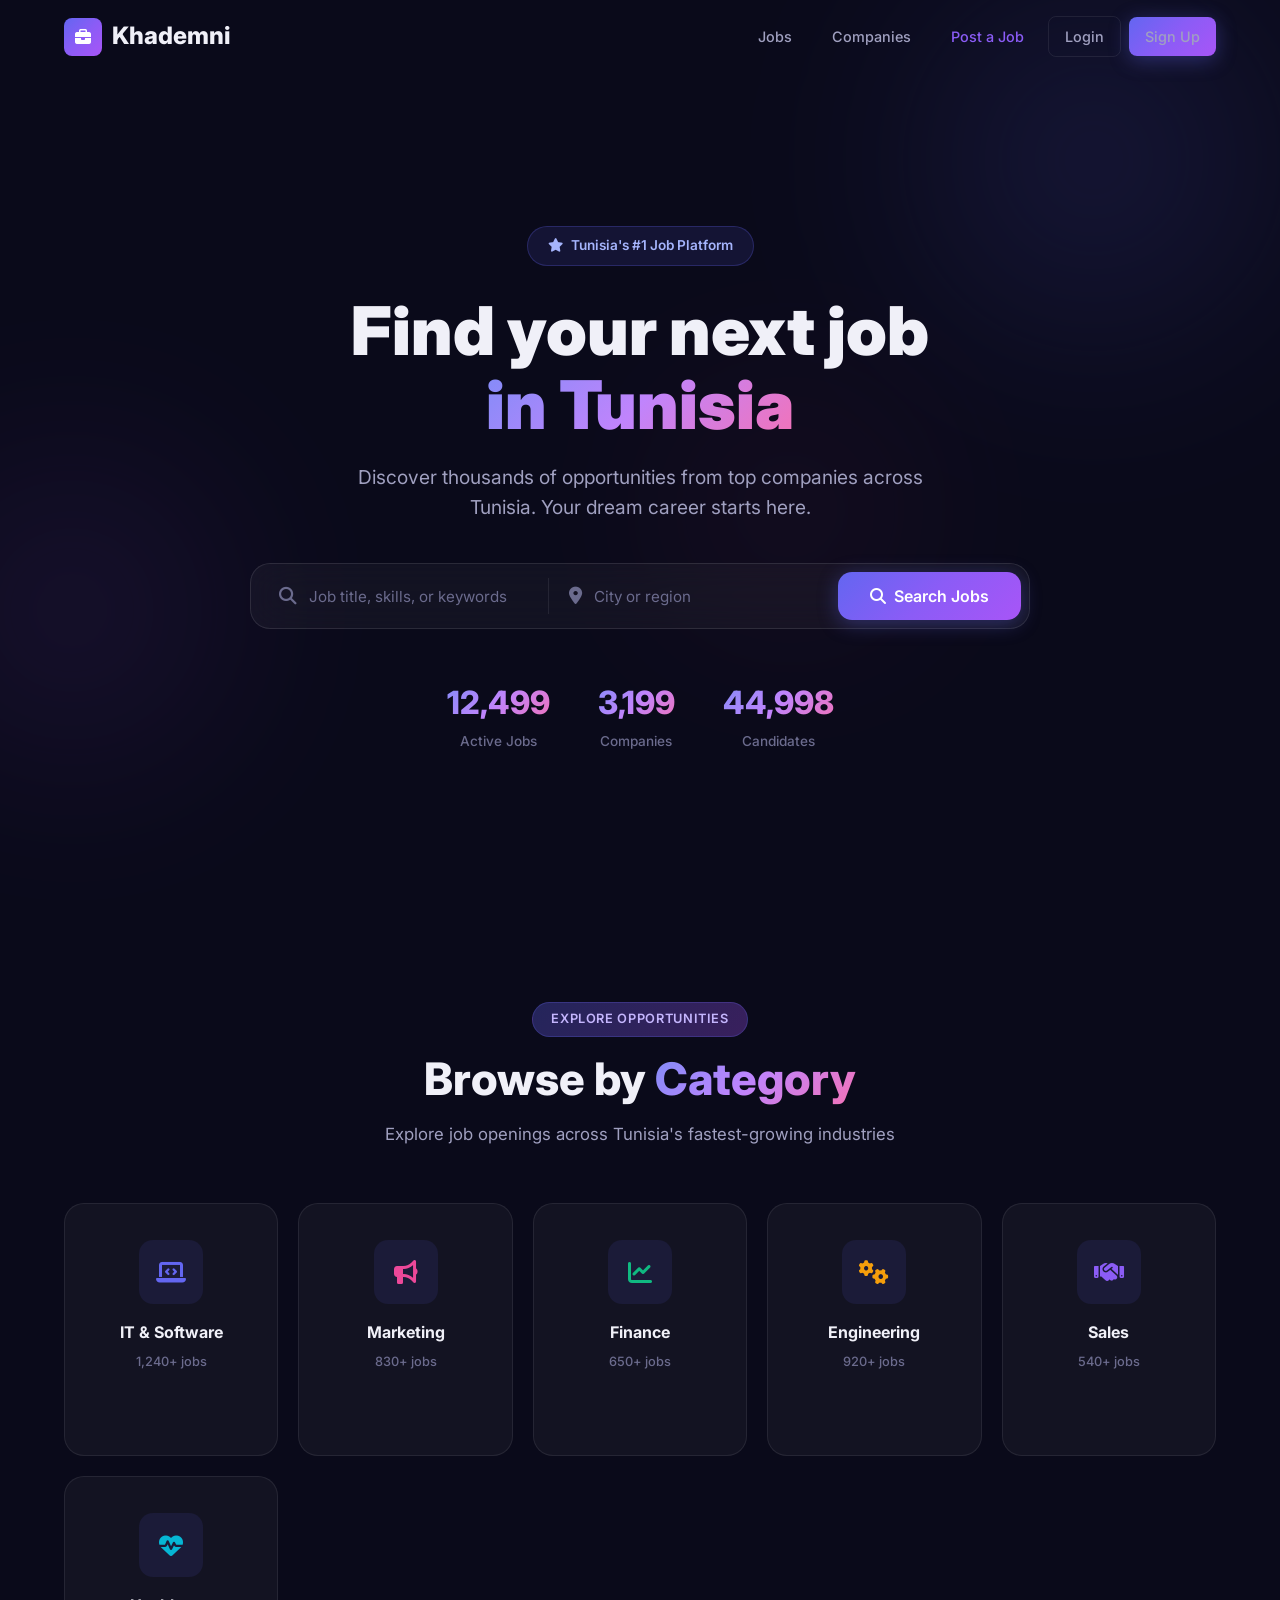
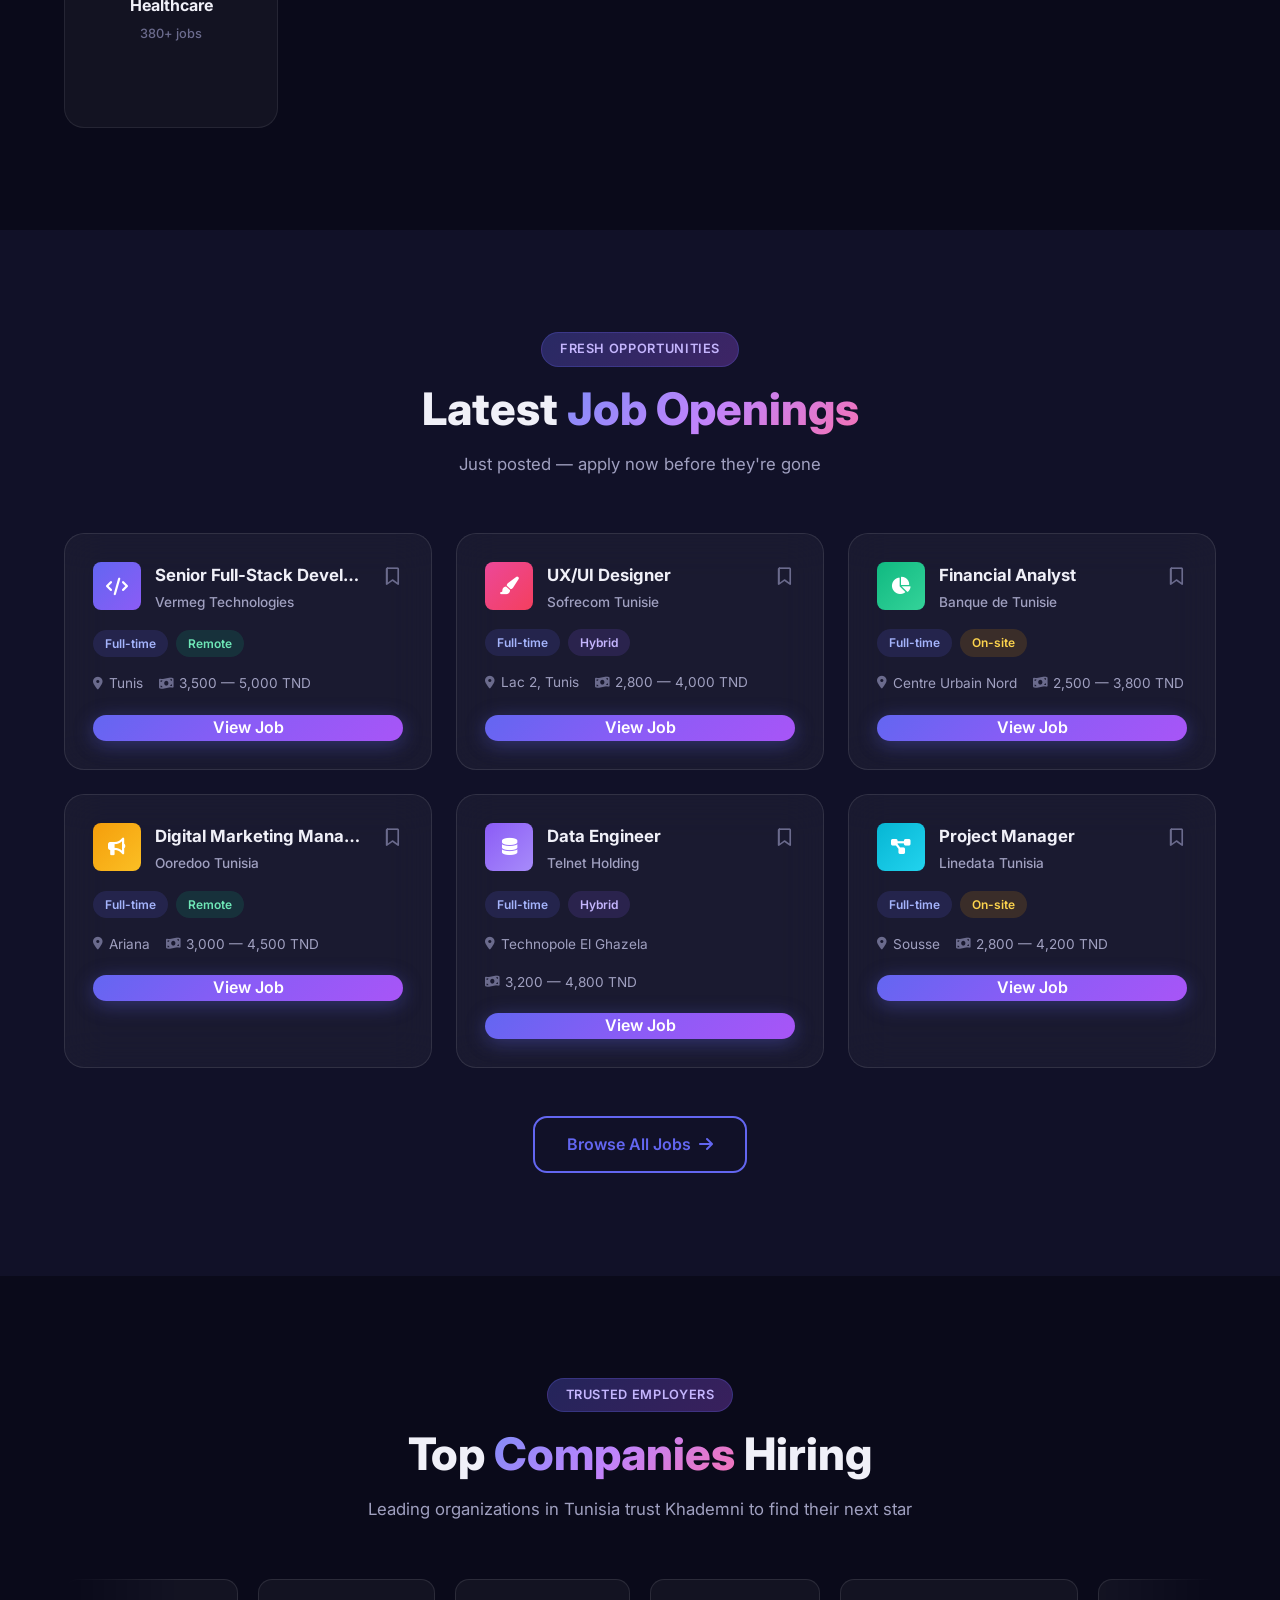
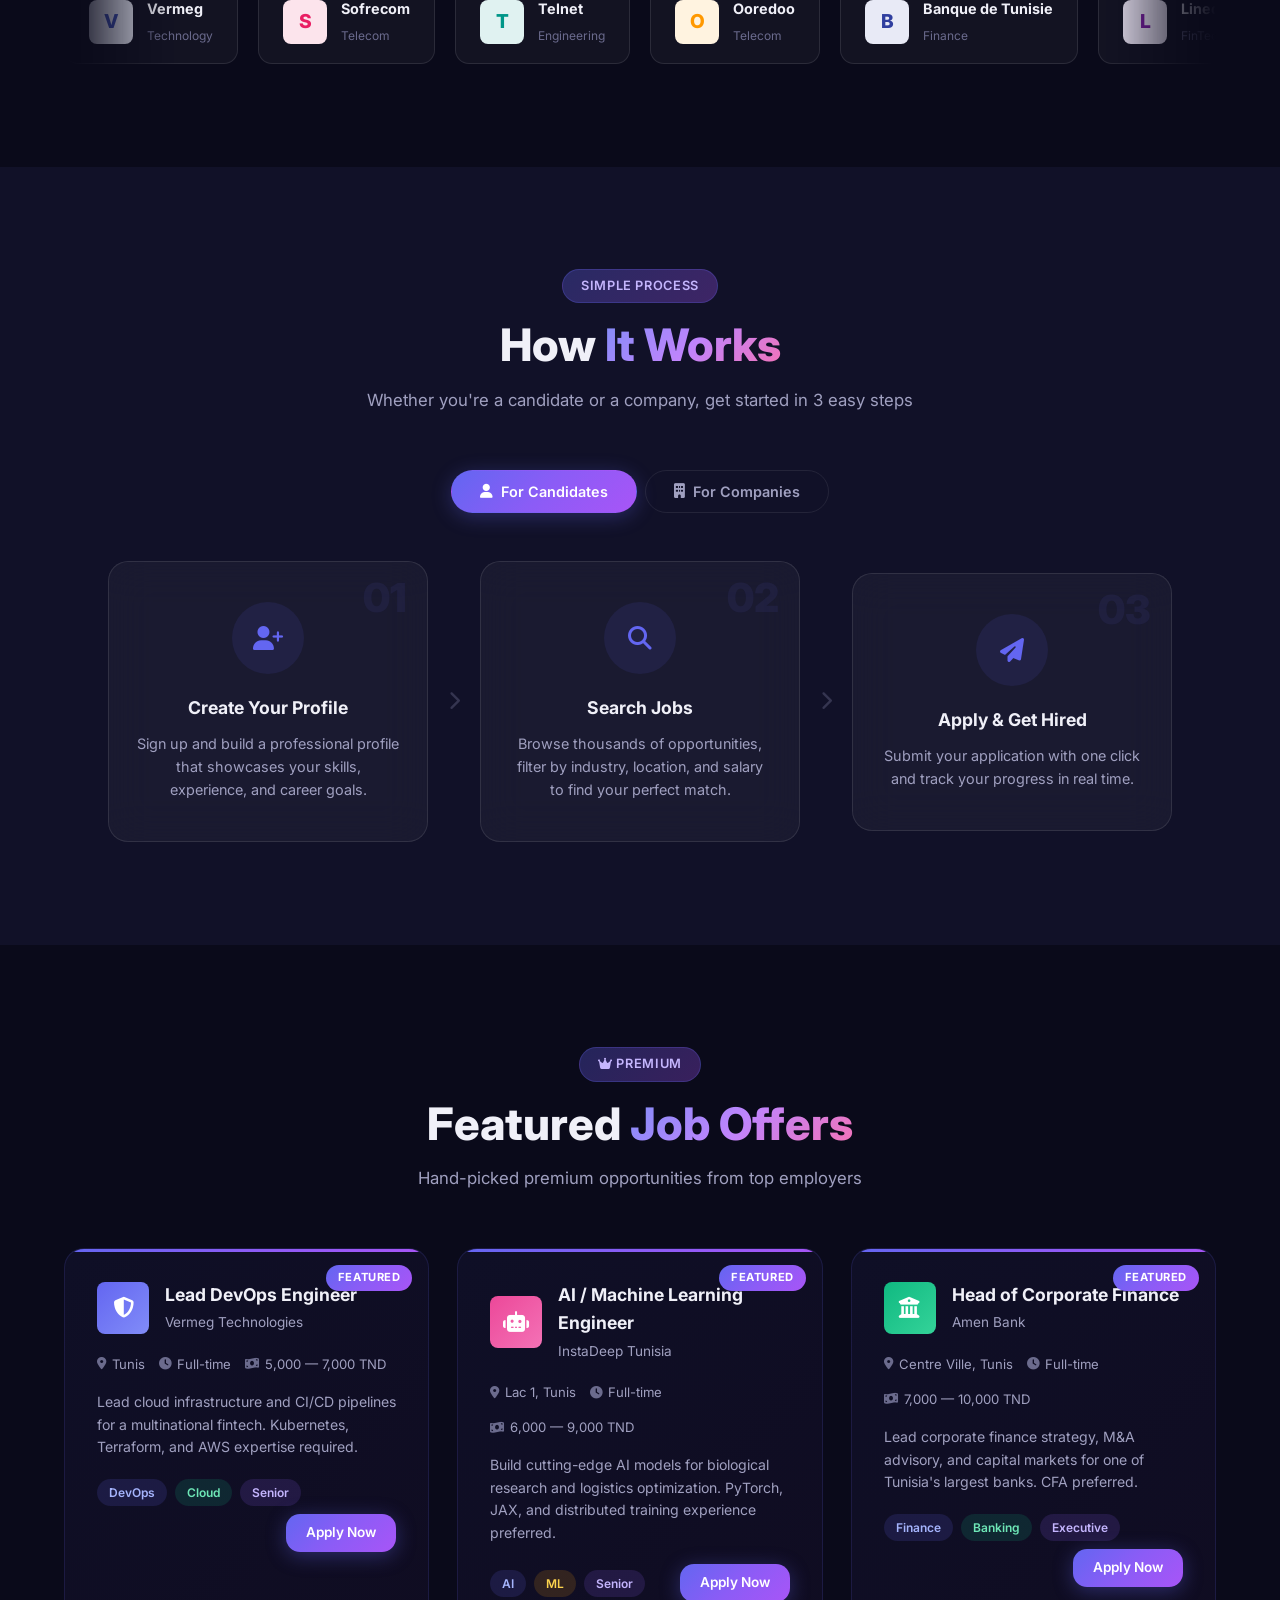
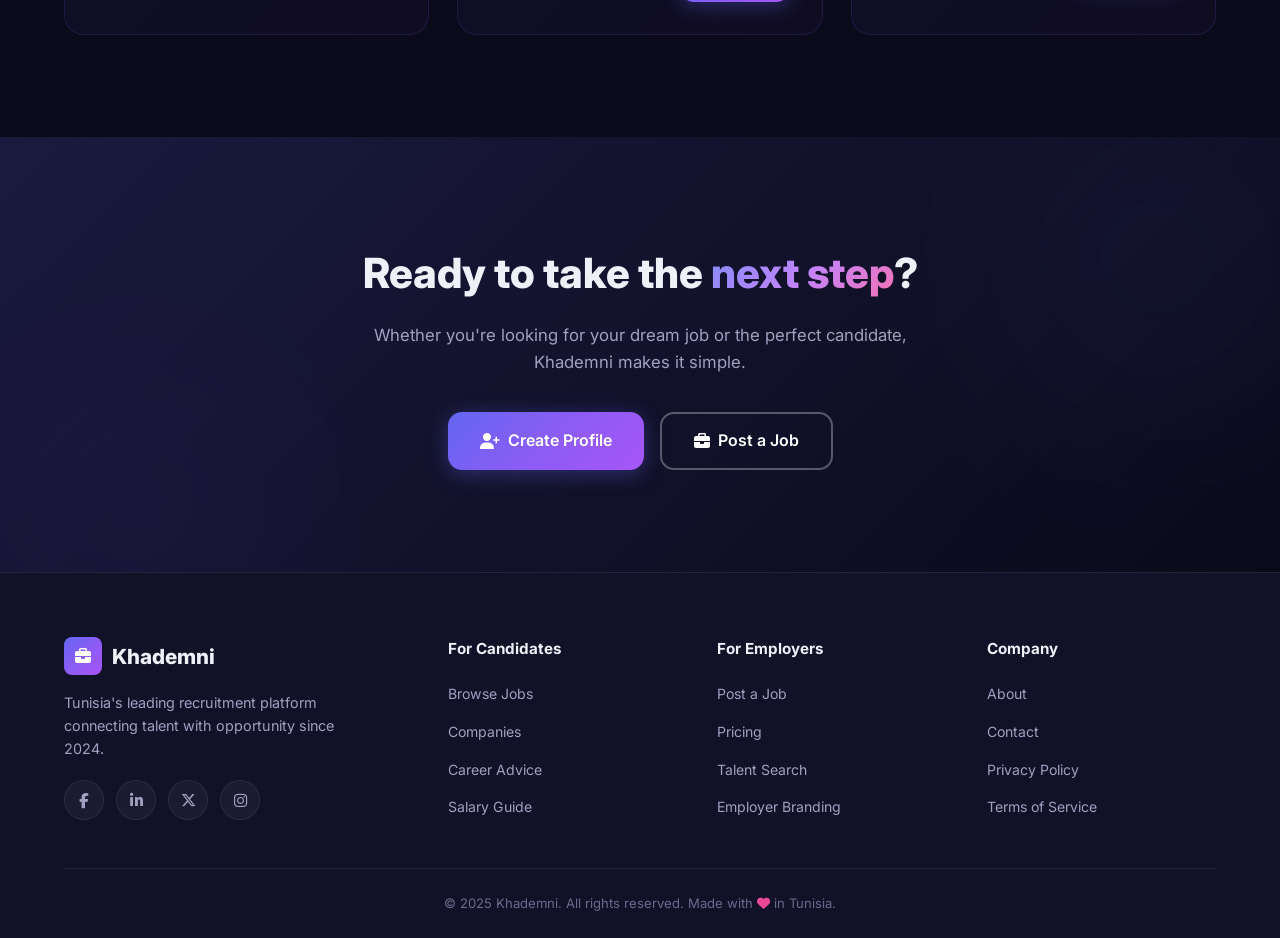
<file: index.html>
<!DOCTYPE html>
<html lang="en" dir="ltr">

<head>
    <meta charset="UTF-8" />
    <meta name="viewport" content="width=device-width, initial-scale=1.0" />
    <title>Khademni — Find Your Next Job in Tunisia</title>
    <meta name="description"
        content="Khademni is Tunisia's premier recruitment platform connecting top talent with leading companies. Search thousands of jobs, build your profile, and land your dream career." />
    <link rel="preconnect" href="https://fonts.googleapis.com" />
    <link rel="preconnect" href="https://fonts.gstatic.com" crossorigin />
    <link href="https://fonts.googleapis.com/css2?family=Inter:wght@400;500;600;700;800;900&display=swap"
        rel="stylesheet" />
    <link rel="stylesheet" href="https://cdnjs.cloudflare.com/ajax/libs/font-awesome/6.5.1/css/all.min.css" />
    <link rel="stylesheet" href="styles.css" />
    <link rel="stylesheet" href="auth.css" />
</head>

<body>

    <!-- ==================== NAVBAR ==================== -->
    <nav class="navbar" id="navbar">
        <div class="container navbar__inner">
            <a href="#" class="navbar__logo">
                <span class="logo-icon"><i class="fas fa-briefcase"></i></span>
                Khademni
            </a>
            <ul class="navbar__links" id="navLinks">
                <li><a href="#jobs">Jobs</a></li>
                <li><a href="#companies">Companies</a></li>
                <li><a href="#" class="nav-highlight">Post a Job</a></li>
                <li><a href="login.html" class="btn btn--ghost btn--sm" id="navLoginBtn">Login</a></li>
                <li><a href="register.html" class="btn btn--primary btn--sm" id="navSignupBtn">Sign Up</a></li>
                <li style="display:none;"><a href="profile.html" class="btn btn--primary btn--sm" id="navProfileBtn"><i
                            class="fas fa-user"></i> My Profile</a></li>
            </ul>
            <button class="navbar__toggle" id="navToggle" aria-label="Toggle navigation">
                <span></span><span></span><span></span>
            </button>
        </div>
    </nav>

    <!-- ==================== HERO ==================== -->
    <section class="hero" id="hero">
        <div class="hero__bg-shapes">
            <div class="shape shape--1"></div>
            <div class="shape shape--2"></div>
            <div class="shape shape--3"></div>
        </div>
        <div class="container hero__content">
            <span class="hero__badge"><i class="fas fa-star"></i> Tunisia's #1 Job Platform</span>
            <h1 class="hero__title">Find your next job<br /><span class="gradient-text">in Tunisia</span></h1>
            <p class="hero__subtitle">Discover thousands of opportunities from top companies across Tunisia. Your dream
                career starts here.</p>
            <div class="hero__search glass-card">
                <div class="search-field">
                    <i class="fas fa-search"></i>
                    <input type="text" placeholder="Job title, skills, or keywords" id="searchTitle" />
                </div>
                <div class="search-divider"></div>
                <div class="search-field">
                    <i class="fas fa-map-marker-alt"></i>
                    <input type="text" placeholder="City or region" id="searchLocation" />
                </div>
                <button class="btn btn--primary btn--lg" id="searchBtn">
                    <i class="fas fa-search"></i> Search Jobs
                </button>
            </div>
            <div class="hero__stats">
                <div class="stat">
                    <span class="stat__number" data-count="12500">0</span>
                    <span class="stat__label">Active Jobs</span>
                </div>
                <div class="stat">
                    <span class="stat__number" data-count="3200">0</span>
                    <span class="stat__label">Companies</span>
                </div>
                <div class="stat">
                    <span class="stat__number" data-count="45000">0</span>
                    <span class="stat__label">Candidates</span>
                </div>
            </div>
        </div>
    </section>

    <!-- ==================== JOB CATEGORIES ==================== -->
    <section class="categories section" id="categories">
        <div class="container">
            <div class="section__header">
                <span class="section__tag">Explore Opportunities</span>
                <h2 class="section__title">Browse by <span class="gradient-text">Category</span></h2>
                <p class="section__subtitle">Explore job openings across Tunisia's fastest-growing industries</p>
            </div>
            <div class="categories__grid">
                <a href="#" class="category-card" data-tilt>
                    <div class="category-card__icon" style="--accent: #6366f1;">
                        <i class="fas fa-laptop-code"></i>
                    </div>
                    <h3>IT & Software</h3>
                    <p>1,240+ jobs</p>
                    <span class="category-card__arrow"><i class="fas fa-arrow-right"></i></span>
                </a>
                <a href="#" class="category-card" data-tilt>
                    <div class="category-card__icon" style="--accent: #ec4899;">
                        <i class="fas fa-bullhorn"></i>
                    </div>
                    <h3>Marketing</h3>
                    <p>830+ jobs</p>
                    <span class="category-card__arrow"><i class="fas fa-arrow-right"></i></span>
                </a>
                <a href="#" class="category-card" data-tilt>
                    <div class="category-card__icon" style="--accent: #10b981;">
                        <i class="fas fa-chart-line"></i>
                    </div>
                    <h3>Finance</h3>
                    <p>650+ jobs</p>
                    <span class="category-card__arrow"><i class="fas fa-arrow-right"></i></span>
                </a>
                <a href="#" class="category-card" data-tilt>
                    <div class="category-card__icon" style="--accent: #f59e0b;">
                        <i class="fas fa-cogs"></i>
                    </div>
                    <h3>Engineering</h3>
                    <p>920+ jobs</p>
                    <span class="category-card__arrow"><i class="fas fa-arrow-right"></i></span>
                </a>
                <a href="#" class="category-card" data-tilt>
                    <div class="category-card__icon" style="--accent: #8b5cf6;">
                        <i class="fas fa-handshake"></i>
                    </div>
                    <h3>Sales</h3>
                    <p>540+ jobs</p>
                    <span class="category-card__arrow"><i class="fas fa-arrow-right"></i></span>
                </a>
                <a href="#" class="category-card" data-tilt>
                    <div class="category-card__icon" style="--accent: #06b6d4;">
                        <i class="fas fa-heartbeat"></i>
                    </div>
                    <h3>Healthcare</h3>
                    <p>380+ jobs</p>
                    <span class="category-card__arrow"><i class="fas fa-arrow-right"></i></span>
                </a>
            </div>
        </div>
    </section>

    <!-- ==================== LATEST JOBS ==================== -->
    <section class="latest-jobs section" id="jobs">
        <div class="container">
            <div class="section__header">
                <span class="section__tag">Fresh Opportunities</span>
                <h2 class="section__title">Latest <span class="gradient-text">Job Openings</span></h2>
                <p class="section__subtitle">Just posted — apply now before they're gone</p>
            </div>
            <div class="jobs__grid">

                <div class="job-card glass-card">
                    <div class="job-card__header">
                        <div class="job-card__company-logo"
                            style="background: linear-gradient(135deg, #6366f1, #8b5cf6);">
                            <i class="fas fa-code"></i>
                        </div>
                        <div class="job-card__meta">
                            <h3>Senior Full-Stack Developer</h3>
                            <p class="job-card__company">Vermeg Technologies</p>
                        </div>
                        <button class="job-card__bookmark"><i class="far fa-bookmark"></i></button>
                    </div>
                    <div class="job-card__tags">
                        <span class="tag tag--blue">Full-time</span>
                        <span class="tag tag--green">Remote</span>
                    </div>
                    <div class="job-card__details">
                        <span><i class="fas fa-map-marker-alt"></i> Tunis</span>
                        <span><i class="fas fa-money-bill-wave"></i> 3,500 — 5,000 TND</span>
                    </div>
                    <a href="#" class="btn btn--primary btn--block">View Job</a>
                </div>

                <div class="job-card glass-card">
                    <div class="job-card__header">
                        <div class="job-card__company-logo"
                            style="background: linear-gradient(135deg, #ec4899, #f43f5e);">
                            <i class="fas fa-paint-brush"></i>
                        </div>
                        <div class="job-card__meta">
                            <h3>UX/UI Designer</h3>
                            <p class="job-card__company">Sofrecom Tunisie</p>
                        </div>
                        <button class="job-card__bookmark"><i class="far fa-bookmark"></i></button>
                    </div>
                    <div class="job-card__tags">
                        <span class="tag tag--blue">Full-time</span>
                        <span class="tag tag--purple">Hybrid</span>
                    </div>
                    <div class="job-card__details">
                        <span><i class="fas fa-map-marker-alt"></i> Lac 2, Tunis</span>
                        <span><i class="fas fa-money-bill-wave"></i> 2,800 — 4,000 TND</span>
                    </div>
                    <a href="#" class="btn btn--primary btn--block">View Job</a>
                </div>

                <div class="job-card glass-card">
                    <div class="job-card__header">
                        <div class="job-card__company-logo"
                            style="background: linear-gradient(135deg, #10b981, #34d399);">
                            <i class="fas fa-chart-pie"></i>
                        </div>
                        <div class="job-card__meta">
                            <h3>Financial Analyst</h3>
                            <p class="job-card__company">Banque de Tunisie</p>
                        </div>
                        <button class="job-card__bookmark"><i class="far fa-bookmark"></i></button>
                    </div>
                    <div class="job-card__tags">
                        <span class="tag tag--blue">Full-time</span>
                        <span class="tag tag--orange">On-site</span>
                    </div>
                    <div class="job-card__details">
                        <span><i class="fas fa-map-marker-alt"></i> Centre Urbain Nord</span>
                        <span><i class="fas fa-money-bill-wave"></i> 2,500 — 3,800 TND</span>
                    </div>
                    <a href="#" class="btn btn--primary btn--block">View Job</a>
                </div>

                <div class="job-card glass-card">
                    <div class="job-card__header">
                        <div class="job-card__company-logo"
                            style="background: linear-gradient(135deg, #f59e0b, #fbbf24);">
                            <i class="fas fa-bullhorn"></i>
                        </div>
                        <div class="job-card__meta">
                            <h3>Digital Marketing Manager</h3>
                            <p class="job-card__company">Ooredoo Tunisia</p>
                        </div>
                        <button class="job-card__bookmark"><i class="far fa-bookmark"></i></button>
                    </div>
                    <div class="job-card__tags">
                        <span class="tag tag--blue">Full-time</span>
                        <span class="tag tag--green">Remote</span>
                    </div>
                    <div class="job-card__details">
                        <span><i class="fas fa-map-marker-alt"></i> Ariana</span>
                        <span><i class="fas fa-money-bill-wave"></i> 3,000 — 4,500 TND</span>
                    </div>
                    <a href="#" class="btn btn--primary btn--block">View Job</a>
                </div>

                <div class="job-card glass-card">
                    <div class="job-card__header">
                        <div class="job-card__company-logo"
                            style="background: linear-gradient(135deg, #8b5cf6, #a78bfa);">
                            <i class="fas fa-database"></i>
                        </div>
                        <div class="job-card__meta">
                            <h3>Data Engineer</h3>
                            <p class="job-card__company">Telnet Holding</p>
                        </div>
                        <button class="job-card__bookmark"><i class="far fa-bookmark"></i></button>
                    </div>
                    <div class="job-card__tags">
                        <span class="tag tag--blue">Full-time</span>
                        <span class="tag tag--purple">Hybrid</span>
                    </div>
                    <div class="job-card__details">
                        <span><i class="fas fa-map-marker-alt"></i> Technopole El Ghazela</span>
                        <span><i class="fas fa-money-bill-wave"></i> 3,200 — 4,800 TND</span>
                    </div>
                    <a href="#" class="btn btn--primary btn--block">View Job</a>
                </div>

                <div class="job-card glass-card">
                    <div class="job-card__header">
                        <div class="job-card__company-logo"
                            style="background: linear-gradient(135deg, #06b6d4, #22d3ee);">
                            <i class="fas fa-project-diagram"></i>
                        </div>
                        <div class="job-card__meta">
                            <h3>Project Manager</h3>
                            <p class="job-card__company">Linedata Tunisia</p>
                        </div>
                        <button class="job-card__bookmark"><i class="far fa-bookmark"></i></button>
                    </div>
                    <div class="job-card__tags">
                        <span class="tag tag--blue">Full-time</span>
                        <span class="tag tag--orange">On-site</span>
                    </div>
                    <div class="job-card__details">
                        <span><i class="fas fa-map-marker-alt"></i> Sousse</span>
                        <span><i class="fas fa-money-bill-wave"></i> 2,800 — 4,200 TND</span>
                    </div>
                    <a href="#" class="btn btn--primary btn--block">View Job</a>
                </div>

            </div>
            <div class="section__cta">
                <a href="#" class="btn btn--outline btn--lg">Browse All Jobs <i class="fas fa-arrow-right"></i></a>
            </div>
        </div>
    </section>

    <!-- ==================== TOP COMPANIES ==================== -->
    <section class="companies section" id="companies">
        <div class="container">
            <div class="section__header">
                <span class="section__tag">Trusted Employers</span>
                <h2 class="section__title">Top <span class="gradient-text">Companies</span> Hiring</h2>
                <p class="section__subtitle">Leading organizations in Tunisia trust Khademni to find their next star</p>
            </div>
            <div class="companies__marquee">
                <div class="marquee__track">
                    <div class="company-badge glass-card">
                        <div class="company-badge__logo" style="background: #e8eaf6;"><span
                                style="color:#3f51b5;font-weight:800;">V</span></div>
                        <div><strong>Vermeg</strong><br><small>Technology</small></div>
                    </div>
                    <div class="company-badge glass-card">
                        <div class="company-badge__logo" style="background: #fce4ec;"><span
                                style="color:#e91e63;font-weight:800;">S</span></div>
                        <div><strong>Sofrecom</strong><br><small>Telecom</small></div>
                    </div>
                    <div class="company-badge glass-card">
                        <div class="company-badge__logo" style="background: #e0f2f1;"><span
                                style="color:#009688;font-weight:800;">T</span></div>
                        <div><strong>Telnet</strong><br><small>Engineering</small></div>
                    </div>
                    <div class="company-badge glass-card">
                        <div class="company-badge__logo" style="background: #fff3e0;"><span
                                style="color:#ff9800;font-weight:800;">O</span></div>
                        <div><strong>Ooredoo</strong><br><small>Telecom</small></div>
                    </div>
                    <div class="company-badge glass-card">
                        <div class="company-badge__logo" style="background: #e8eaf6;"><span
                                style="color:#303f9f;font-weight:800;">B</span></div>
                        <div><strong>Banque de Tunisie</strong><br><small>Finance</small></div>
                    </div>
                    <div class="company-badge glass-card">
                        <div class="company-badge__logo" style="background: #ede7f6;"><span
                                style="color:#7b1fa2;font-weight:800;">L</span></div>
                        <div><strong>Linedata</strong><br><small>FinTech</small></div>
                    </div>
                    <div class="company-badge glass-card">
                        <div class="company-badge__logo" style="background: #e1f5fe;"><span
                                style="color:#0288d1;font-weight:800;">P</span></div>
                        <div><strong>Primatec</strong><br><small>Engineering</small></div>
                    </div>
                    <div class="company-badge glass-card">
                        <div class="company-badge__logo" style="background: #fce4ec;"><span
                                style="color:#c62828;font-weight:800;">A</span></div>
                        <div><strong>Amen Bank</strong><br><small>Banking</small></div>
                    </div>
                    <!-- Duplicate for seamless scroll -->
                    <div class="company-badge glass-card">
                        <div class="company-badge__logo" style="background: #e8eaf6;"><span
                                style="color:#3f51b5;font-weight:800;">V</span></div>
                        <div><strong>Vermeg</strong><br><small>Technology</small></div>
                    </div>
                    <div class="company-badge glass-card">
                        <div class="company-badge__logo" style="background: #fce4ec;"><span
                                style="color:#e91e63;font-weight:800;">S</span></div>
                        <div><strong>Sofrecom</strong><br><small>Telecom</small></div>
                    </div>
                    <div class="company-badge glass-card">
                        <div class="company-badge__logo" style="background: #e0f2f1;"><span
                                style="color:#009688;font-weight:800;">T</span></div>
                        <div><strong>Telnet</strong><br><small>Engineering</small></div>
                    </div>
                    <div class="company-badge glass-card">
                        <div class="company-badge__logo" style="background: #fff3e0;"><span
                                style="color:#ff9800;font-weight:800;">O</span></div>
                        <div><strong>Ooredoo</strong><br><small>Telecom</small></div>
                    </div>
                    <div class="company-badge glass-card">
                        <div class="company-badge__logo" style="background: #e8eaf6;"><span
                                style="color:#303f9f;font-weight:800;">B</span></div>
                        <div><strong>Banque de Tunisie</strong><br><small>Finance</small></div>
                    </div>
                    <div class="company-badge glass-card">
                        <div class="company-badge__logo" style="background: #ede7f6;"><span
                                style="color:#7b1fa2;font-weight:800;">L</span></div>
                        <div><strong>Linedata</strong><br><small>FinTech</small></div>
                    </div>
                    <div class="company-badge glass-card">
                        <div class="company-badge__logo" style="background: #e1f5fe;"><span
                                style="color:#0288d1;font-weight:800;">P</span></div>
                        <div><strong>Primatec</strong><br><small>Engineering</small></div>
                    </div>
                    <div class="company-badge glass-card">
                        <div class="company-badge__logo" style="background: #fce4ec;"><span
                                style="color:#c62828;font-weight:800;">A</span></div>
                        <div><strong>Amen Bank</strong><br><small>Banking</small></div>
                    </div>
                </div>
            </div>
        </div>
    </section>

    <!-- ==================== HOW IT WORKS ==================== -->
    <section class="how-it-works section" id="how">
        <div class="container">
            <div class="section__header">
                <span class="section__tag">Simple Process</span>
                <h2 class="section__title">How <span class="gradient-text">It Works</span></h2>
                <p class="section__subtitle">Whether you're a candidate or a company, get started in 3 easy steps</p>
            </div>

            <div class="how-it-works__tabs">
                <button class="tab-btn active" data-tab="candidates"><i class="fas fa-user"></i> For Candidates</button>
                <button class="tab-btn" data-tab="companies"><i class="fas fa-building"></i> For Companies</button>
            </div>

            <div class="how-it-works__content" id="tab-candidates">
                <div class="step-card glass-card">
                    <div class="step-card__number">01</div>
                    <div class="step-card__icon"><i class="fas fa-user-plus"></i></div>
                    <h3>Create Your Profile</h3>
                    <p>Sign up and build a professional profile that showcases your skills, experience, and career
                        goals.</p>
                </div>
                <div class="step-connector"><i class="fas fa-chevron-right"></i></div>
                <div class="step-card glass-card">
                    <div class="step-card__number">02</div>
                    <div class="step-card__icon"><i class="fas fa-search"></i></div>
                    <h3>Search Jobs</h3>
                    <p>Browse thousands of opportunities, filter by industry, location, and salary to find your perfect
                        match.</p>
                </div>
                <div class="step-connector"><i class="fas fa-chevron-right"></i></div>
                <div class="step-card glass-card">
                    <div class="step-card__number">03</div>
                    <div class="step-card__icon"><i class="fas fa-paper-plane"></i></div>
                    <h3>Apply & Get Hired</h3>
                    <p>Submit your application with one click and track your progress in real time.</p>
                </div>
            </div>

            <div class="how-it-works__content hidden" id="tab-companies">
                <div class="step-card glass-card">
                    <div class="step-card__number">01</div>
                    <div class="step-card__icon"><i class="fas fa-plus-circle"></i></div>
                    <h3>Post a Job</h3>
                    <p>Create a detailed job listing in minutes and reach thousands of qualified candidates.</p>
                </div>
                <div class="step-connector"><i class="fas fa-chevron-right"></i></div>
                <div class="step-card glass-card">
                    <div class="step-card__number">02</div>
                    <div class="step-card__icon"><i class="fas fa-inbox"></i></div>
                    <h3>Receive Applications</h3>
                    <p>Review applications with smart filtering. AI-powered matching ranks the best candidates for you.
                    </p>
                </div>
                <div class="step-connector"><i class="fas fa-chevron-right"></i></div>
                <div class="step-card glass-card">
                    <div class="step-card__number">03</div>
                    <div class="step-card__icon"><i class="fas fa-user-check"></i></div>
                    <h3>Hire Talent</h3>
                    <p>Schedule interviews, make offers, and onboard your new team member — all from one platform.</p>
                </div>
            </div>
        </div>
    </section>

    <!-- ==================== FEATURED JOBS ==================== -->
    <section class="featured-jobs section" id="featured">
        <div class="container">
            <div class="section__header">
                <span class="section__tag"><i class="fas fa-crown"></i> Premium</span>
                <h2 class="section__title">Featured <span class="gradient-text">Job Offers</span></h2>
                <p class="section__subtitle">Hand-picked premium opportunities from top employers</p>
            </div>
            <div class="featured__grid">

                <div class="featured-card">
                    <div class="featured-card__badge">Featured</div>
                    <div class="featured-card__header">
                        <div class="featured-card__logo" style="background: linear-gradient(135deg, #6366f1, #818cf8);">
                            <i class="fas fa-shield-alt"></i>
                        </div>
                        <div>
                            <h3>Lead DevOps Engineer</h3>
                            <p>Vermeg Technologies</p>
                        </div>
                    </div>
                    <div class="featured-card__details">
                        <span><i class="fas fa-map-marker-alt"></i> Tunis</span>
                        <span><i class="fas fa-clock"></i> Full-time</span>
                        <span><i class="fas fa-money-bill-wave"></i> 5,000 — 7,000 TND</span>
                    </div>
                    <p class="featured-card__desc">Lead cloud infrastructure and CI/CD pipelines for a multinational
                        fintech. Kubernetes, Terraform, and AWS expertise required.</p>
                    <div class="featured-card__footer">
                        <span class="tag tag--blue">DevOps</span>
                        <span class="tag tag--green">Cloud</span>
                        <span class="tag tag--purple">Senior</span>
                        <a href="#" class="btn btn--primary btn--sm">Apply Now</a>
                    </div>
                </div>

                <div class="featured-card">
                    <div class="featured-card__badge">Featured</div>
                    <div class="featured-card__header">
                        <div class="featured-card__logo" style="background: linear-gradient(135deg, #ec4899, #f472b6);">
                            <i class="fas fa-robot"></i>
                        </div>
                        <div>
                            <h3>AI / Machine Learning Engineer</h3>
                            <p>InstaDeep Tunisia</p>
                        </div>
                    </div>
                    <div class="featured-card__details">
                        <span><i class="fas fa-map-marker-alt"></i> Lac 1, Tunis</span>
                        <span><i class="fas fa-clock"></i> Full-time</span>
                        <span><i class="fas fa-money-bill-wave"></i> 6,000 — 9,000 TND</span>
                    </div>
                    <p class="featured-card__desc">Build cutting-edge AI models for biological research and logistics
                        optimization. PyTorch, JAX, and distributed training experience preferred.</p>
                    <div class="featured-card__footer">
                        <span class="tag tag--blue">AI</span>
                        <span class="tag tag--orange">ML</span>
                        <span class="tag tag--purple">Senior</span>
                        <a href="#" class="btn btn--primary btn--sm">Apply Now</a>
                    </div>
                </div>

                <div class="featured-card">
                    <div class="featured-card__badge">Featured</div>
                    <div class="featured-card__header">
                        <div class="featured-card__logo" style="background: linear-gradient(135deg, #10b981, #34d399);">
                            <i class="fas fa-university"></i>
                        </div>
                        <div>
                            <h3>Head of Corporate Finance</h3>
                            <p>Amen Bank</p>
                        </div>
                    </div>
                    <div class="featured-card__details">
                        <span><i class="fas fa-map-marker-alt"></i> Centre Ville, Tunis</span>
                        <span><i class="fas fa-clock"></i> Full-time</span>
                        <span><i class="fas fa-money-bill-wave"></i> 7,000 — 10,000 TND</span>
                    </div>
                    <p class="featured-card__desc">Lead corporate finance strategy, M&A advisory, and capital markets
                        for one of Tunisia's largest banks. CFA preferred.</p>
                    <div class="featured-card__footer">
                        <span class="tag tag--blue">Finance</span>
                        <span class="tag tag--green">Banking</span>
                        <span class="tag tag--purple">Executive</span>
                        <a href="#" class="btn btn--primary btn--sm">Apply Now</a>
                    </div>
                </div>

            </div>
        </div>
    </section>

    <!-- ==================== CTA / CALL TO ACTION ==================== -->
    <section class="cta section" id="cta">
        <div class="cta__bg-shapes">
            <div class="shape shape--4"></div>
            <div class="shape shape--5"></div>
        </div>
        <div class="container cta__content">
            <h2 class="cta__title">Ready to take the <span class="gradient-text">next step</span>?</h2>
            <p class="cta__subtitle">Whether you're looking for your dream job or the perfect candidate, Khademni makes
                it simple.</p>
            <div class="cta__buttons">
                <a href="register.html" class="btn btn--primary btn--lg"><i class="fas fa-user-plus"></i> Create
                    Profile</a>
                <a href="register.html" class="btn btn--outline-white btn--lg"><i class="fas fa-briefcase"></i> Post a
                    Job</a>
            </div>
        </div>
    </section>

    <!-- ==================== FOOTER ==================== -->
    <footer class="footer" id="footer">
        <div class="container">
            <div class="footer__grid">
                <div class="footer__brand">
                    <a href="#" class="navbar__logo">
                        <span class="logo-icon"><i class="fas fa-briefcase"></i></span>
                        Khademni
                    </a>
                    <p>Tunisia's leading recruitment platform connecting talent with opportunity since 2024.</p>
                    <div class="footer__socials">
                        <a href="#" aria-label="Facebook"><i class="fab fa-facebook-f"></i></a>
                        <a href="#" aria-label="LinkedIn"><i class="fab fa-linkedin-in"></i></a>
                        <a href="#" aria-label="Twitter / X"><i class="fab fa-x-twitter"></i></a>
                        <a href="#" aria-label="Instagram"><i class="fab fa-instagram"></i></a>
                    </div>
                </div>
                <div class="footer__col">
                    <h4>For Candidates</h4>
                    <ul>
                        <li><a href="#">Browse Jobs</a></li>
                        <li><a href="#">Companies</a></li>
                        <li><a href="#">Career Advice</a></li>
                        <li><a href="#">Salary Guide</a></li>
                    </ul>
                </div>
                <div class="footer__col">
                    <h4>For Employers</h4>
                    <ul>
                        <li><a href="#">Post a Job</a></li>
                        <li><a href="#">Pricing</a></li>
                        <li><a href="#">Talent Search</a></li>
                        <li><a href="#">Employer Branding</a></li>
                    </ul>
                </div>
                <div class="footer__col">
                    <h4>Company</h4>
                    <ul>
                        <li><a href="#">About</a></li>
                        <li><a href="#">Contact</a></li>
                        <li><a href="#">Privacy Policy</a></li>
                        <li><a href="#">Terms of Service</a></li>
                    </ul>
                </div>
            </div>
            <div class="footer__bottom">
                <p>&copy; 2025 Khademni. All rights reserved. Made with <i class="fas fa-heart"
                        style="color:#ec4899;"></i> in Tunisia.</p>
            </div>
        </div>
    </footer>

    <script src="script.js"></script>
    <script src="auth.js"></script>
</body>

</html>
</file>
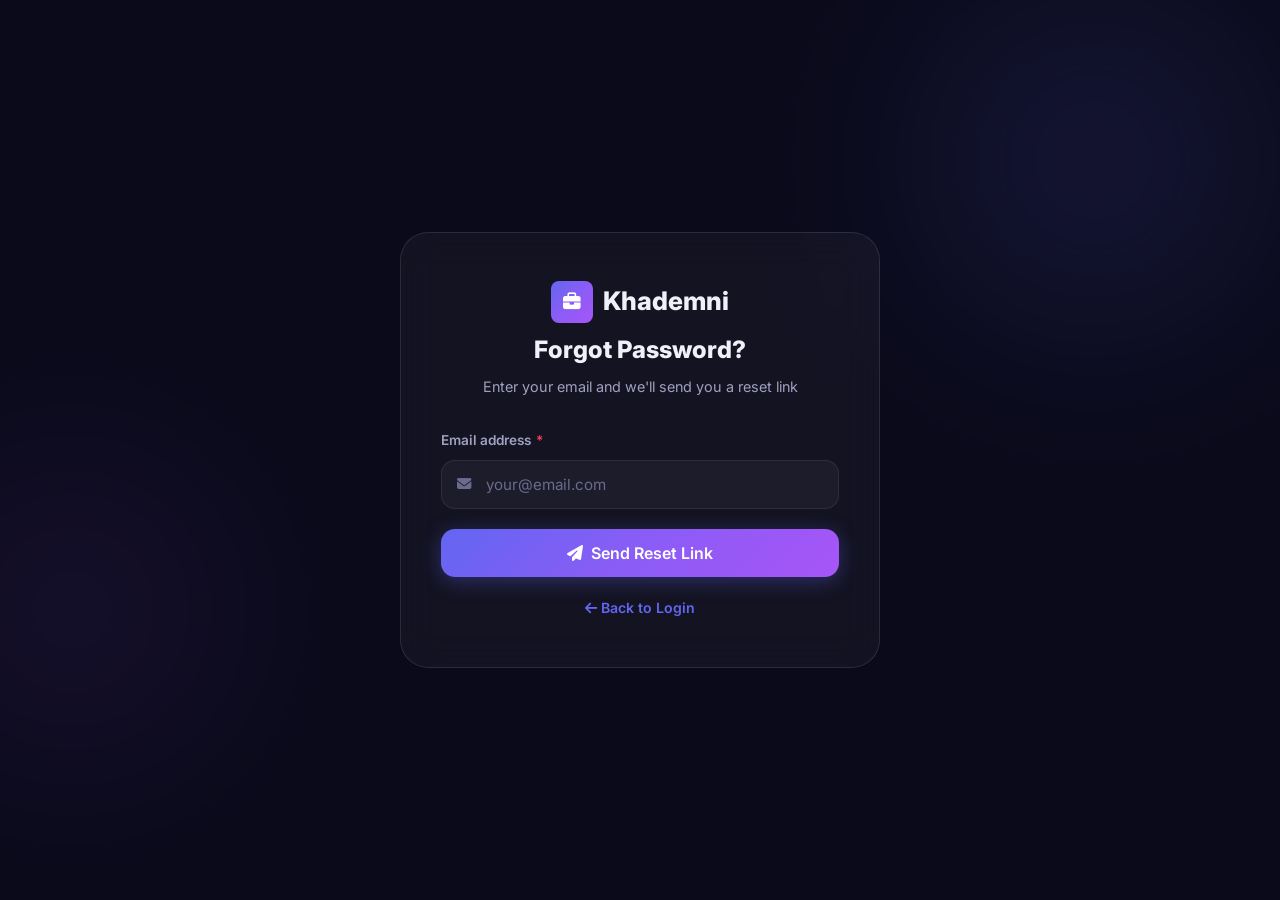
<file: forgot-password.html>
<!DOCTYPE html>
<html lang="en">

<head>
    <meta charset="UTF-8" />
    <meta name="viewport" content="width=device-width, initial-scale=1.0" />
    <title>Reset Password — Khademni</title>
    <meta name="description"
        content="Reset your Khademni password. Enter your email and we'll send you a link to reset it." />
    <link rel="preconnect" href="https://fonts.googleapis.com" />
    <link rel="preconnect" href="https://fonts.gstatic.com" crossorigin />
    <link href="https://fonts.googleapis.com/css2?family=Inter:wght@400;500;600;700;800;900&display=swap"
        rel="stylesheet" />
    <link rel="stylesheet" href="https://cdnjs.cloudflare.com/ajax/libs/font-awesome/6.5.1/css/all.min.css" />
    <link rel="stylesheet" href="styles.css" />
    <link rel="stylesheet" href="auth.css" />
</head>

<body>

    <div class="auth-page">
        <div class="hero__bg-shapes">
            <div class="shape shape--1"></div>
            <div class="shape shape--2"></div>
        </div>

        <div class="auth-container">
            <div class="auth-card">

                <div class="auth-card__logo">
                    <a href="index.html" style="display:flex;align-items:center;gap:10px;">
                        <span class="logo-icon"><i class="fas fa-briefcase"></i></span>
                        Khademni
                    </a>
                </div>

                <h1 class="auth-card__title">Forgot Password?</h1>
                <p class="auth-card__subtitle">Enter your email and we'll send you a reset link</p>

                <div class="alert" id="forgotAlert"></div>

                <form id="forgotForm" novalidate>
                    <div class="form-group">
                        <label for="email">Email address <span class="required">*</span></label>
                        <div class="form-input-icon">
                            <input type="email" id="email" class="form-input" placeholder="your@email.com"
                                autocomplete="email" />
                            <i class="fas fa-envelope"></i>
                        </div>
                        <div class="form-error" id="email-error"></div>
                    </div>

                    <button type="submit" class="btn btn--primary btn--lg btn--block">
                        <i class="fas fa-paper-plane"></i> Send Reset Link
                    </button>
                </form>

                <p class="auth-footer" style="margin-top:20px;">
                    <a href="login.html"><i class="fas fa-arrow-left"></i> Back to Login</a>
                </p>
            </div>
        </div>
    </div>

    <script src="auth.js"></script>
</body>

</html>
</file>
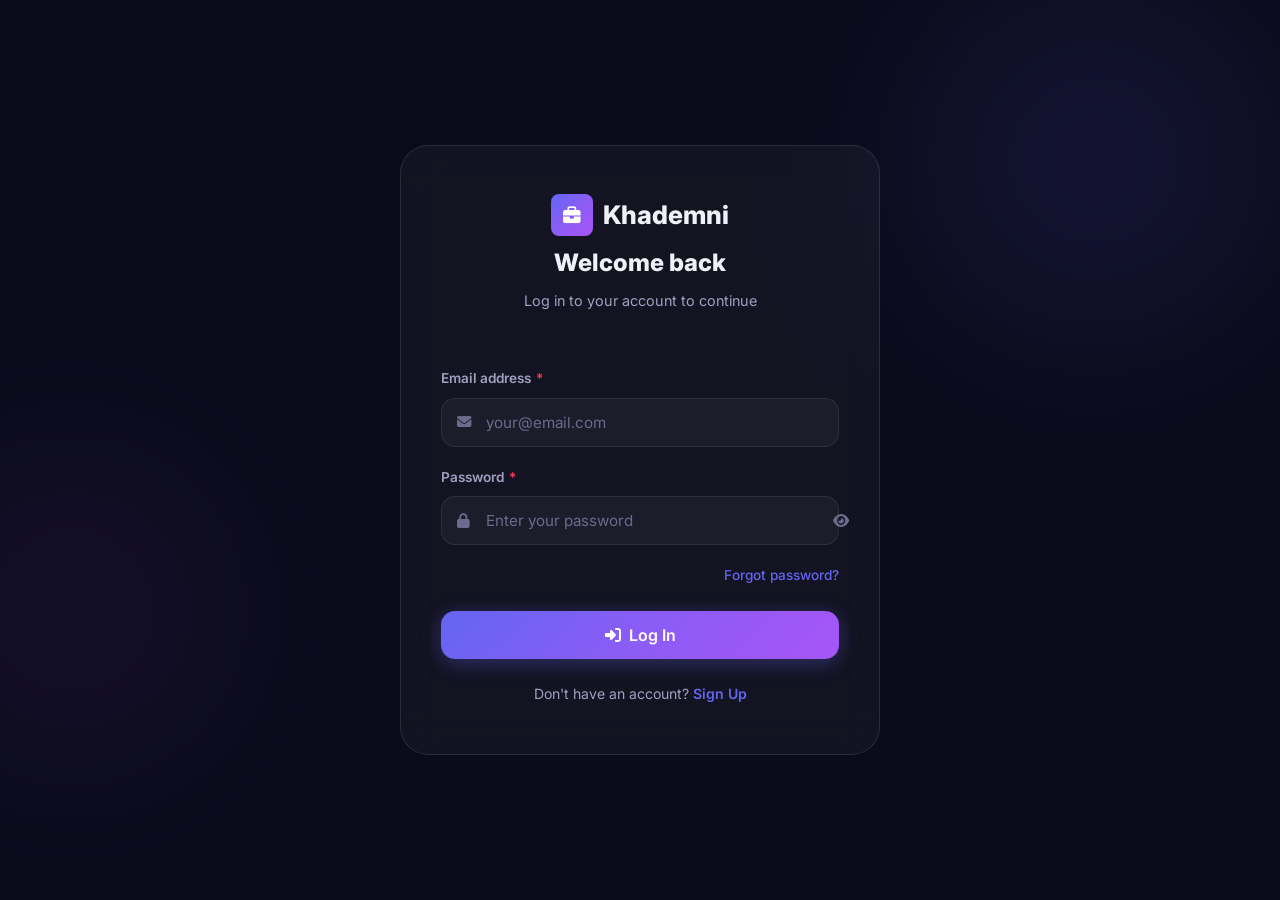
<file: login.html>
<!DOCTYPE html>
<html lang="en">

<head>
    <meta charset="UTF-8" />
    <meta name="viewport" content="width=device-width, initial-scale=1.0" />
    <title>Login — Khademni</title>
    <meta name="description"
        content="Log in to your Khademni account to find jobs, manage applications, and connect with top companies in Tunisia." />
    <link rel="preconnect" href="https://fonts.googleapis.com" />
    <link rel="preconnect" href="https://fonts.gstatic.com" crossorigin />
    <link href="https://fonts.googleapis.com/css2?family=Inter:wght@400;500;600;700;800;900&display=swap"
        rel="stylesheet" />
    <link rel="stylesheet" href="https://cdnjs.cloudflare.com/ajax/libs/font-awesome/6.5.1/css/all.min.css" />
    <link rel="stylesheet" href="styles.css" />
    <link rel="stylesheet" href="auth.css" />
    <script src="https://accounts.google.com/gsi/client" async defer></script>
</head>

<body>

    <div class="auth-page">
        <!-- Background shapes -->
        <div class="hero__bg-shapes">
            <div class="shape shape--1"></div>
            <div class="shape shape--2"></div>
        </div>

        <div class="auth-container">
            <div class="auth-card">
                <!-- Logo -->
                <div class="auth-card__logo">
                    <a href="index.html" style="display:flex;align-items:center;gap:10px;">
                        <span class="logo-icon"><i class="fas fa-briefcase"></i></span>
                        Khademni
                    </a>
                </div>

                <h1 class="auth-card__title">Welcome back</h1>
                <p class="auth-card__subtitle">Log in to your account to continue</p>

                <!-- Alert Box -->
                <div class="alert" id="loginAlert"></div>

                <!-- Google Login -->
                <div class="social-buttons" id="googleBtnContainer"
                    style="display:flex; justify-content:center; margin-bottom: 24px;">
                    <!-- Google button will render here -->
                </div>

                <!-- Login Form -->
                <form id="loginForm" novalidate>
                    <div class="form-group">
                        <label for="email">Email address <span class="required">*</span></label>
                        <div class="form-input-icon">
                            <input type="email" id="email" class="form-input" placeholder="your@email.com"
                                autocomplete="email" />
                            <i class="fas fa-envelope"></i>
                        </div>
                        <div class="form-error" id="email-error"></div>
                    </div>

                    <div class="form-group">
                        <label for="password">Password <span class="required">*</span></label>
                        <div class="form-input-icon">
                            <input type="password" id="password" class="form-input" placeholder="Enter your password"
                                autocomplete="current-password" />
                            <i class="fas fa-lock"></i>
                            <button type="button" class="password-toggle" onclick="togglePassword('password')">
                                <i class="fas fa-eye"></i>
                            </button>
                        </div>
                        <div class="form-error" id="password-error"></div>
                    </div>

                    <div style="display:flex;justify-content:flex-end;margin-bottom:24px;">
                        <a href="forgot-password.html" class="auth-link" style="margin-top:0;">Forgot password?</a>
                    </div>

                    <button type="submit" class="btn btn--primary btn--lg btn--block">
                        <i class="fas fa-sign-in-alt"></i> Log In
                    </button>
                </form>

                <p class="auth-footer">
                    Don't have an account? <a href="register.html">Sign Up</a>
                </p>
            </div>
        </div>
    </div>

    <script src="auth.js"></script>
</body>

</html>
</file>
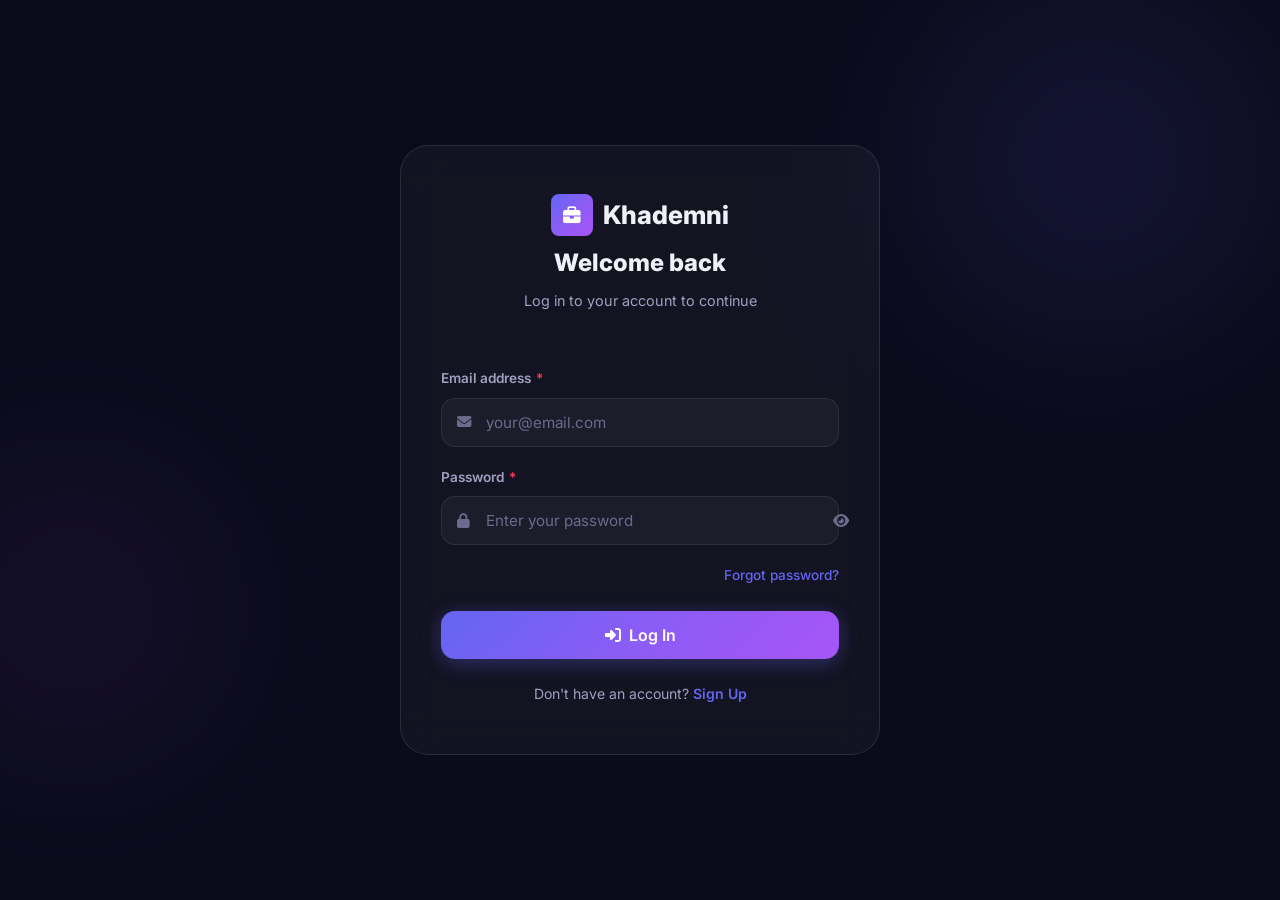
<file: profile.html>
<!DOCTYPE html>
<html lang="en">

<head>
    <meta charset="UTF-8" />
    <meta name="viewport" content="width=device-width, initial-scale=1.0" />
    <title>My Profile — Khademni</title>
    <meta name="description"
        content="Manage your Khademni profile, update your skills, experience, and account settings." />
    <link rel="preconnect" href="https://fonts.googleapis.com" />
    <link rel="preconnect" href="https://fonts.gstatic.com" crossorigin />
    <link href="https://fonts.googleapis.com/css2?family=Inter:wght@400;500;600;700;800;900&display=swap"
        rel="stylesheet" />
    <link rel="stylesheet" href="https://cdnjs.cloudflare.com/ajax/libs/font-awesome/6.5.1/css/all.min.css" />
    <link rel="stylesheet" href="styles.css" />
    <link rel="stylesheet" href="auth.css" />
</head>

<body>

    <!-- Profile Navbar -->
    <nav class="profile-nav">
        <div class="container">
            <a href="index.html" class="navbar__logo">
                <span class="logo-icon"><i class="fas fa-briefcase"></i></span>
                Khademni
            </a>
            <div class="profile-nav__links">
                <a href="index.html">Home</a>
                <a href="#" id="logoutBtn"><i class="fas fa-sign-out-alt"></i> Logout</a>
                <div class="profile-nav__user">
                    <div class="profile-nav__user-avatar" id="navAvatar">U</div>
                    <span id="navUserName">User</span>
                </div>
            </div>
        </div>
    </nav>

    <!-- Profile Content -->
    <main class="profile-page">
        <div class="container">

            <!-- Profile Header -->
            <div class="profile-header">
                <div class="profile-avatar" id="profileAvatar">U</div>
                <div class="profile-header__info">
                    <h1 id="profileName">Loading...</h1>
                    <p id="profileEmail">—</p>
                    <span class="badge badge--candidate" id="profileRole">—</span>
                </div>
            </div>

            <!-- Profile Form -->
            <form id="profileForm">

                <!-- Personal Info Section -->
                <div class="profile-section">
                    <h2 class="profile-section__title">
                        <i class="fas fa-user-edit"></i> Personal Information
                    </h2>

                    <div class="form-group">
                        <label for="profileNameInput">Full Name</label>
                        <input type="text" id="profileNameInput" class="form-input" placeholder="Your full name" />
                    </div>

                    <!-- ===== CANDIDATE SECTION ===== -->
                    <div id="candidateSection">
                        <div class="form-row">
                            <div class="form-group">
                                <label for="location">Location</label>
                                <div class="form-input-icon">
                                    <input type="text" id="location" class="form-input" placeholder="City, Tunisia" />
                                    <i class="fas fa-map-marker-alt"></i>
                                </div>
                            </div>
                            <div class="form-group">
                                <label for="experience_years">Years of Experience</label>
                                <div class="form-input-icon">
                                    <input type="number" id="experience_years" class="form-input" placeholder="0"
                                        min="0" max="50" />
                                    <i class="fas fa-briefcase"></i>
                                </div>
                            </div>
                        </div>

                        <div class="form-group">
                            <label for="bio">Bio</label>
                            <textarea id="bio" class="form-input"
                                placeholder="Tell employers about yourself, your goals, and what makes you stand out..."></textarea>
                        </div>

                        <div class="form-group">
                            <label>Skills <small style="color:var(--text-muted);font-weight:400;">(press Enter or comma
                                    to add)</small></label>
                            <div class="tags-input-wrapper" id="skillTagsContainer">
                                <input type="text" class="tags-input" id="skillInput"
                                    placeholder="e.g. JavaScript, React, SQL..." />
                            </div>
                        </div>

                        <!-- CV Upload -->
                        <div class="form-group">
                            <label>Resume / CV</label>
                            <div class="file-upload">
                                <input type="file" id="cvUpload" accept=".pdf,.doc,.docx" />
                                <div class="file-upload__icon"><i class="fas fa-cloud-upload-alt"></i></div>
                                <div class="file-upload__text"><strong>Click to upload</strong> or drag and drop</div>
                                <div class="file-upload__hint">PDF, DOC, DOCX — Max 5MB</div>
                            </div>
                            <div id="currentCv" style="margin-top:10px;font-size:0.85rem;color:var(--text-secondary);">
                            </div>
                        </div>
                    </div>

                    <!-- ===== COMPANY SECTION ===== -->
                    <div id="companySection" style="display:none;">
                        <div class="form-group">
                            <label for="company_name">Company Name</label>
                            <div class="form-input-icon">
                                <input type="text" id="company_name" class="form-input"
                                    placeholder="Your company name" />
                                <i class="fas fa-building"></i>
                            </div>
                        </div>

                        <div class="form-group">
                            <label for="description">Company Description</label>
                            <textarea id="description" class="form-input"
                                placeholder="Describe your company, culture, and what you offer..."></textarea>
                        </div>

                        <div class="form-row">
                            <div class="form-group">
                                <label for="website">Website</label>
                                <div class="form-input-icon">
                                    <input type="url" id="website" class="form-input"
                                        placeholder="https://yourcompany.com" />
                                    <i class="fas fa-globe"></i>
                                </div>
                            </div>
                            <div class="form-group">
                                <label for="companyLocation">Location</label>
                                <div class="form-input-icon">
                                    <input type="text" id="companyLocation" class="form-input"
                                        placeholder="City, Tunisia" />
                                    <i class="fas fa-map-marker-alt"></i>
                                </div>
                            </div>
                        </div>

                        <!-- Logo Upload -->
                        <div class="form-group">
                            <label>Company Logo</label>
                            <div class="file-upload">
                                <input type="file" id="logoUpload" accept="image/*" />
                                <div class="file-upload__icon"><i class="fas fa-image"></i></div>
                                <div class="file-upload__text"><strong>Click to upload</strong> or drag and drop</div>
                                <div class="file-upload__hint">JPEG, PNG, WebP — Max 5MB</div>
                            </div>
                            <div id="currentLogo" style="margin-top:10px;"></div>
                        </div>
                    </div>

                    <button type="submit" class="btn btn--primary btn--lg" style="margin-top:8px;">
                        <i class="fas fa-save"></i> Save Changes
                    </button>
                </div>
            </form>

            <!-- Change Password Section -->
            <div class="profile-section">
                <h2 class="profile-section__title">
                    <i class="fas fa-shield-alt"></i> Change Password
                </h2>
                <form id="passwordForm">
                    <div class="form-group">
                        <label for="current_password">Current Password <span class="required">*</span></label>
                        <div class="form-input-icon">
                            <input type="password" id="current_password" class="form-input"
                                placeholder="Enter current password" />
                            <i class="fas fa-lock"></i>
                            <button type="button" class="password-toggle" onclick="togglePassword('current_password')">
                                <i class="fas fa-eye"></i>
                            </button>
                        </div>
                        <div class="form-error" id="current_password-error"></div>
                    </div>
                    <div class="form-row">
                        <div class="form-group">
                            <label for="new_password">New Password <span class="required">*</span></label>
                            <div class="form-input-icon">
                                <input type="password" id="new_password" class="form-input"
                                    placeholder="Min. 8 characters" />
                                <i class="fas fa-lock"></i>
                            </div>
                            <div class="form-error" id="new_password-error"></div>
                        </div>
                        <div class="form-group">
                            <label for="confirm_password">Confirm New Password <span class="required">*</span></label>
                            <div class="form-input-icon">
                                <input type="password" id="confirm_password" class="form-input"
                                    placeholder="Repeat new password" />
                                <i class="fas fa-lock"></i>
                            </div>
                            <div class="form-error" id="confirm_password-error"></div>
                        </div>
                    </div>
                    <button type="submit" class="btn btn--outline btn--lg" style="margin-top:8px;">
                        <i class="fas fa-key"></i> Update Password
                    </button>
                </form>
            </div>

        </div>
    </main>

    <script src="auth.js"></script>
</body>

</html>
</file>
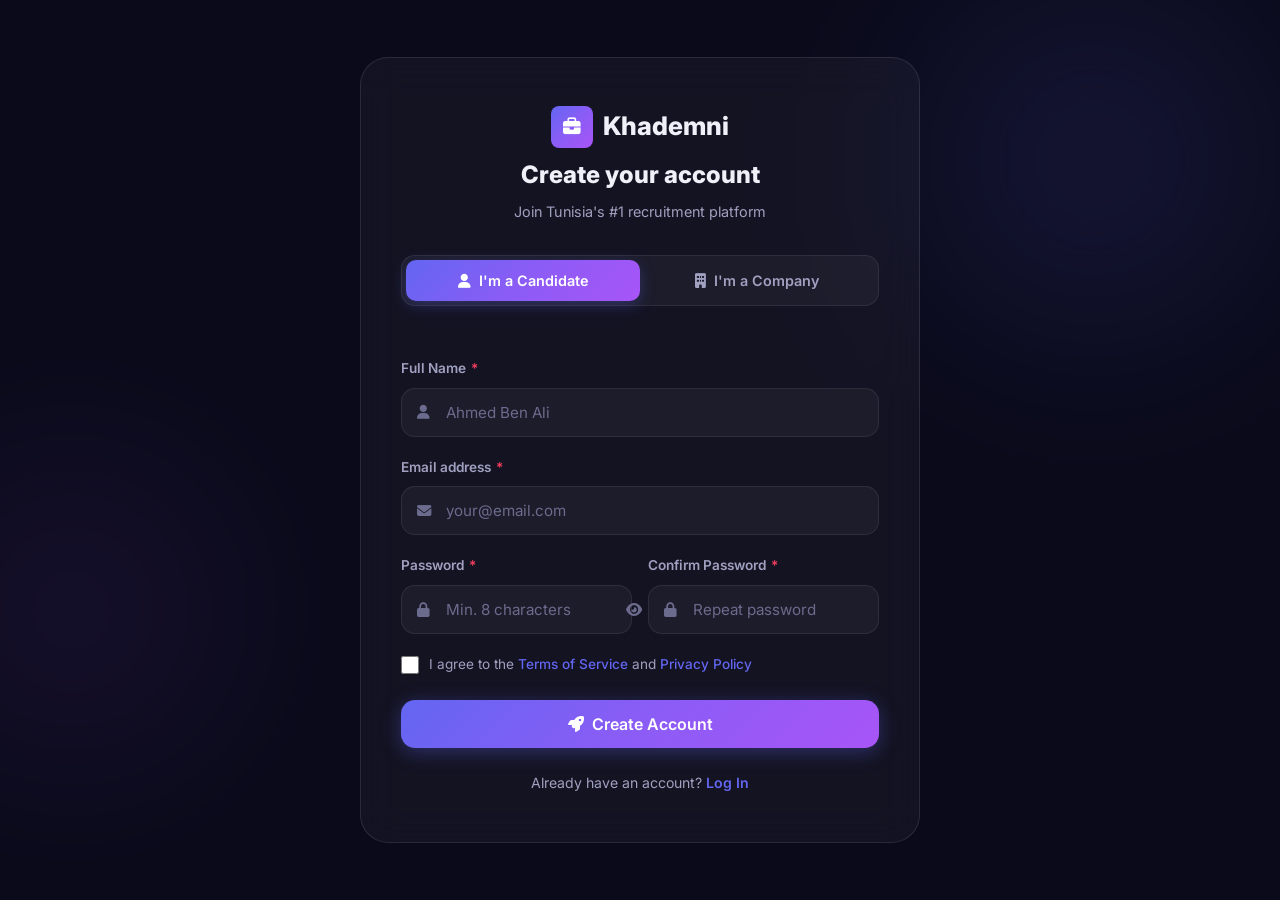
<file: register.html>
<!DOCTYPE html>
<html lang="en">

<head>
    <meta charset="UTF-8" />
    <meta name="viewport" content="width=device-width, initial-scale=1.0" />
    <title>Sign Up — Khademni</title>
    <meta name="description"
        content="Create your Khademni account. Join thousands of candidates and companies on Tunisia's leading recruitment platform." />
    <link rel="preconnect" href="https://fonts.googleapis.com" />
    <link rel="preconnect" href="https://fonts.gstatic.com" crossorigin />
    <link href="https://fonts.googleapis.com/css2?family=Inter:wght@400;500;600;700;800;900&display=swap"
        rel="stylesheet" />
    <link rel="stylesheet" href="https://cdnjs.cloudflare.com/ajax/libs/font-awesome/6.5.1/css/all.min.css" />
    <link rel="stylesheet" href="styles.css" />
    <link rel="stylesheet" href="auth.css" />
    <script src="https://accounts.google.com/gsi/client" async defer></script>
</head>

<body>

    <div class="auth-page">
        <div class="hero__bg-shapes">
            <div class="shape shape--1"></div>
            <div class="shape shape--2"></div>
        </div>

        <div class="auth-container wide">
            <div class="auth-card">

                <div class="auth-card__logo">
                    <a href="index.html" style="display:flex;align-items:center;gap:10px;">
                        <span class="logo-icon"><i class="fas fa-briefcase"></i></span>
                        Khademni
                    </a>
                </div>

                <h1 class="auth-card__title">Create your account</h1>
                <p class="auth-card__subtitle">Join Tunisia's #1 recruitment platform</p>

                <div class="alert" id="registerAlert"></div>

                <!-- Role Selector -->
                <div class="role-tabs">
                    <button class="role-tab active" data-role="candidate">
                        <i class="fas fa-user"></i>&nbsp; I'm a Candidate
                    </button>
                    <button class="role-tab" data-role="company">
                        <i class="fas fa-building"></i>&nbsp; I'm a Company
                    </button>
                </div>

                <!-- Google Signup -->
                <div class="social-buttons" id="googleBtnContainer"
                    style="display:flex; justify-content:center; margin-bottom: 24px;">
                    <!-- Google button will render here -->
                </div>

                <!-- Register Form -->
                <form id="registerForm" novalidate>

                    <!-- Candidate Fields (default visible) -->
                    <div id="candidateFields">
                        <div class="form-group">
                            <label for="name">Full Name <span class="required">*</span></label>
                            <div class="form-input-icon">
                                <input type="text" id="name" class="form-input" placeholder="Ahmed Ben Ali"
                                    autocomplete="name" />
                                <i class="fas fa-user"></i>
                            </div>
                            <div class="form-error" id="name-error"></div>
                        </div>
                    </div>

                    <!-- Company Fields (hidden by default) -->
                    <div id="companyFields" style="display:none;">
                        <div class="form-group">
                            <label for="name">Contact Person Name <span class="required">*</span></label>
                            <div class="form-input-icon">
                                <input type="text" class="form-input" placeholder="Full name" autocomplete="name"
                                    onfocus="document.getElementById('name').value=this.value"
                                    oninput="document.getElementById('name').value=this.value" />
                                <i class="fas fa-user"></i>
                            </div>
                        </div>
                        <div class="form-group">
                            <label for="company_name">Company Name <span class="required">*</span></label>
                            <div class="form-input-icon">
                                <input type="text" id="company_name" class="form-input"
                                    placeholder="Your company name" />
                                <i class="fas fa-building"></i>
                            </div>
                            <div class="form-error" id="company_name-error"></div>
                        </div>
                    </div>

                    <!-- Shared Fields -->
                    <div class="form-group">
                        <label for="email">Email address <span class="required">*</span></label>
                        <div class="form-input-icon">
                            <input type="email" id="email" class="form-input" placeholder="your@email.com"
                                autocomplete="email" />
                            <i class="fas fa-envelope"></i>
                        </div>
                        <div class="form-error" id="email-error"></div>
                    </div>

                    <div class="form-row">
                        <div class="form-group">
                            <label for="password">Password <span class="required">*</span></label>
                            <div class="form-input-icon">
                                <input type="password" id="password" class="form-input" placeholder="Min. 8 characters"
                                    autocomplete="new-password" />
                                <i class="fas fa-lock"></i>
                                <button type="button" class="password-toggle" onclick="togglePassword('password')">
                                    <i class="fas fa-eye"></i>
                                </button>
                            </div>
                            <div class="form-error" id="password-error"></div>
                        </div>
                        <div class="form-group">
                            <label for="password_confirm">Confirm Password <span class="required">*</span></label>
                            <div class="form-input-icon">
                                <input type="password" id="password_confirm" class="form-input"
                                    placeholder="Repeat password" autocomplete="new-password" />
                                <i class="fas fa-lock"></i>
                            </div>
                            <div class="form-error" id="password_confirm-error"></div>
                        </div>
                    </div>

                    <div class="form-checkbox">
                        <input type="checkbox" id="terms" />
                        <label for="terms">I agree to the <a href="#">Terms of Service</a> and <a href="#">Privacy
                                Policy</a></label>
                    </div>

                    <button type="submit" class="btn btn--primary btn--lg btn--block">
                        <i class="fas fa-rocket"></i> Create Account
                    </button>
                </form>

                <p class="auth-footer">
                    Already have an account? <a href="login.html">Log In</a>
                </p>
            </div>
        </div>
    </div>

    <script src="auth.js"></script>
</body>

</html>
</file>
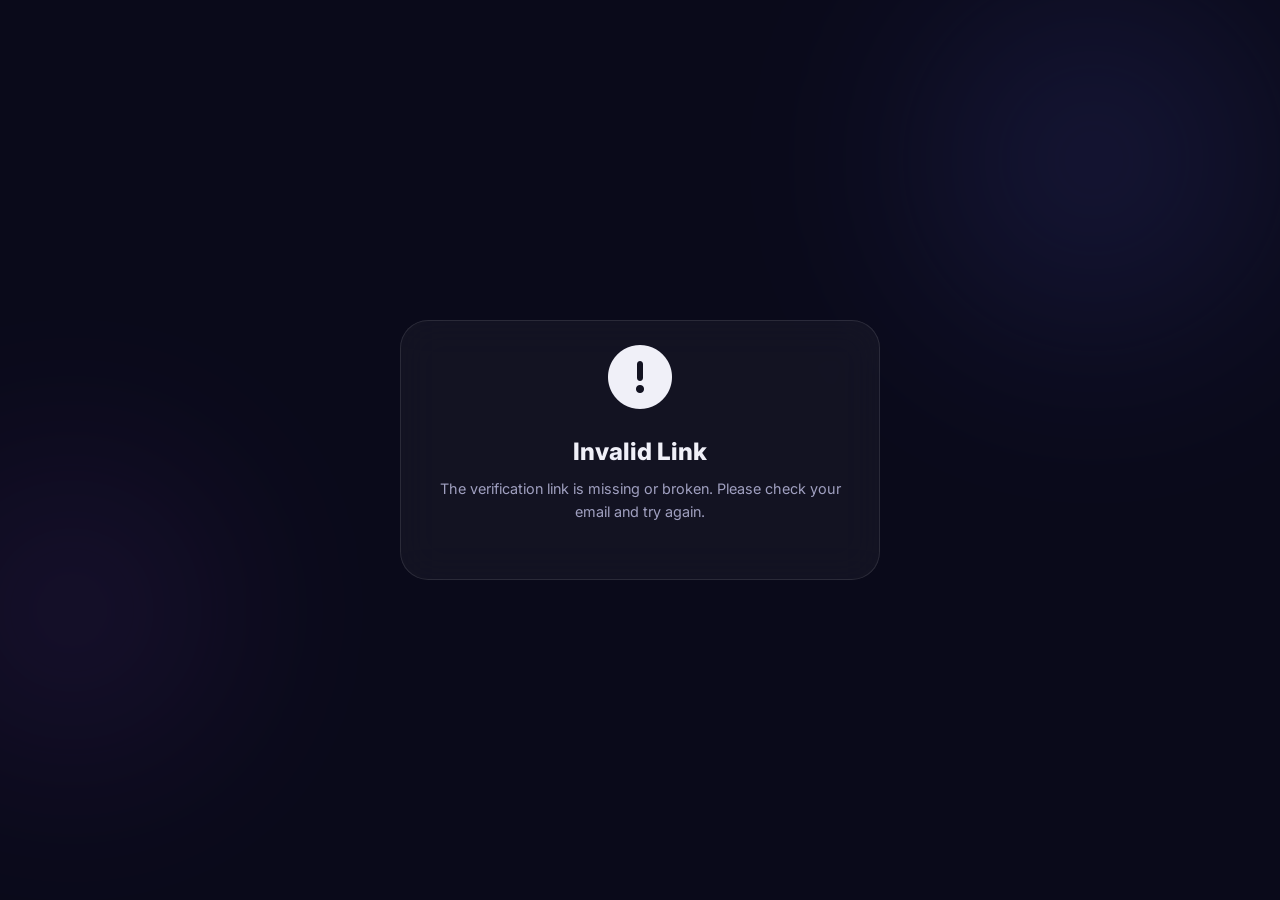
<file: verify.html>
<!DOCTYPE html>
<html lang="en">

<head>
    <meta charset="UTF-8" />
    <meta name="viewport" content="width=device-width, initial-scale=1.0" />
    <title>Verify Email — Khademni</title>
    <link href="https://fonts.googleapis.com/css2?family=Inter:wght@400;500;600;700;800;900&display=swap"
        rel="stylesheet" />
    <link rel="stylesheet" href="https://cdnjs.cloudflare.com/ajax/libs/font-awesome/6.5.1/css/all.min.css" />
    <link rel="stylesheet" href="styles.css" />
    <link rel="stylesheet" href="auth.css" />
    <style>
        .verify-box {
            text-align: center;
            padding: 24px;
        }

        .verify-icon {
            font-size: 64px;
            margin-bottom: 24px;
        }

        .verify-icon.loading {
            color: var(--primary);
            animation: spin 1s linear infinite;
        }

        .verify-icon.success {
            color: var(--success);
        }

        .verify-icon.error {
            color: var(--error);
        }

        @keyframes spin {
            100% {
                transform: rotate(360deg);
            }
        }
    </style>
</head>

<body>

    <div class="auth-page">
        <!-- Background shapes -->
        <div class="hero__bg-shapes">
            <div class="shape shape--1"></div>
            <div class="shape shape--2"></div>
        </div>

        <div class="auth-container">
            <div class="auth-card verify-box" id="verifyContainer">

                <i class="fas fa-spinner verify-icon loading" id="statusIcon"></i>
                <h1 class="auth-card__title" id="statusTitle">Verifying your email...</h1>
                <p class="auth-card__subtitle" id="statusMessage">Please wait while we verify your account.</p>

                <div style="margin-top: 32px; display: none;" id="actionBtnContainer">
                    <a href="login.html" class="btn btn--primary btn--lg" id="actionBtn">
                        Go to Login
                    </a>
                </div>

            </div>
        </div>
    </div>

    <!-- We use the ApiClient from auth.js -->
    <script src="auth.js"></script>
    <script>
        document.addEventListener('DOMContentLoaded', async () => {
            const urlParams = new URLSearchParams(window.location.search);
            const token = urlParams.get('token');

            const icon = document.getElementById('statusIcon');
            const title = document.getElementById('statusTitle');
            const msg = document.getElementById('statusMessage');
            const actionBtn = document.getElementById('actionBtnContainer');

            if (!token) {
                icon.className = 'fas fa-exclamation-circle verify-icon error';
                title.textContent = 'Invalid Link';
                msg.textContent = 'The verification link is missing or broken. Please check your email and try again.';
                return;
            }

            // Call the API
            const { ok, data } = await ApiClient.get(`/verify-email?token=${token}`);

            actionBtn.style.display = 'inline-block';

            if (ok && data.success) {
                icon.className = 'fas fa-check-circle verify-icon success';
                title.textContent = 'Email Verified!';
                msg.textContent = data.message || 'Your email address has been successfully verified. You can now log in to your account.';
            } else {
                icon.className = 'fas fa-times-circle verify-icon error';
                title.textContent = 'Verification Failed';
                msg.textContent = data.message || 'The verification link is invalid or has expired.';
            }
        });
    </script>
</body>

</html>
</file>
<file: styles.css>
/* ========================================================
   KHADEMNI — Design System & Styles
   Modern, Dark-first, Glassmorphism
   ======================================================== */

/* ---------- CSS Custom Properties ---------- */
:root {
  /* Core Palette */
  --bg-primary: #0a0a1a;
  --bg-secondary: #111128;
  --bg-tertiary: #1a1a3e;
  --surface: rgba(255, 255, 255, 0.04);
  --surface-hover: rgba(255, 255, 255, 0.08);
  --border: rgba(255, 255, 255, 0.08);
  --border-hover: rgba(255, 255, 255, 0.15);

  /* Text */
  --text-primary: #f0f0f8;
  --text-secondary: #a0a0c0;
  --text-muted: #6b6b8d;

  /* Accent Gradient */
  --accent-1: #6366f1;
  --accent-2: #8b5cf6;
  --accent-3: #a855f7;
  --gradient-primary: linear-gradient(135deg, var(--accent-1), var(--accent-2), var(--accent-3));
  --gradient-text: linear-gradient(135deg, #818cf8, #c084fc, #f472b6);
  --gradient-glow: linear-gradient(135deg, rgba(99,102,241,0.3), rgba(168,85,247,0.3));

  /* Glass */
  --glass-bg: rgba(255, 255, 255, 0.04);
  --glass-border: rgba(255, 255, 255, 0.1);
  --glass-blur: 20px;

  /* Spacing */
  --section-py: clamp(60px, 8vw, 120px);
  --container-max: 1200px;
  --radius-sm: 8px;
  --radius-md: 14px;
  --radius-lg: 20px;
  --radius-xl: 28px;

  /* Shadows */
  --shadow-sm: 0 2px 8px rgba(0,0,0,0.2);
  --shadow-md: 0 8px 30px rgba(0,0,0,0.3);
  --shadow-lg: 0 20px 60px rgba(0,0,0,0.4);
  --shadow-glow: 0 0 40px rgba(99,102,241,0.15);

  /* Transitions */
  --ease: cubic-bezier(0.4, 0, 0.2, 1);
  --duration: 0.3s;
}

/* ---------- Reset & Base ---------- */
*, *::before, *::after { box-sizing: border-box; margin: 0; padding: 0; }

html {
  scroll-behavior: smooth;
  -webkit-font-smoothing: antialiased;
  -moz-osx-font-smoothing: grayscale;
}

body {
  font-family: 'Inter', -apple-system, BlinkMacSystemFont, sans-serif;
  background: var(--bg-primary);
  color: var(--text-primary);
  line-height: 1.6;
  overflow-x: hidden;
}

a { text-decoration: none; color: inherit; }
ul { list-style: none; }
img { max-width: 100%; display: block; }
button { cursor: pointer; border: none; background: none; font-family: inherit; }
input { font-family: inherit; }

/* ---------- Utilities ---------- */
.container {
  width: 100%;
  max-width: var(--container-max);
  margin: 0 auto;
  padding: 0 24px;
}

.section {
  padding: var(--section-py) 0;
  position: relative;
}

.glass-card {
  background: var(--glass-bg);
  backdrop-filter: blur(var(--glass-blur));
  -webkit-backdrop-filter: blur(var(--glass-blur));
  border: 1px solid var(--glass-border);
  border-radius: var(--radius-lg);
}

.gradient-text {
  background: var(--gradient-text);
  -webkit-background-clip: text;
  -webkit-text-fill-color: transparent;
  background-clip: text;
}

.hidden { display: none !important; }

/* ---------- Section Headers ---------- */
.section__header {
  text-align: center;
  margin-bottom: 56px;
}
.section__tag {
  display: inline-block;
  padding: 6px 18px;
  border-radius: 100px;
  background: var(--gradient-glow);
  border: 1px solid rgba(99,102,241,0.25);
  color: #c4b5fd;
  font-size: 0.8rem;
  font-weight: 600;
  letter-spacing: 0.05em;
  text-transform: uppercase;
  margin-bottom: 16px;
}
.section__title {
  font-size: clamp(1.8rem, 4vw, 2.8rem);
  font-weight: 800;
  line-height: 1.2;
  margin-bottom: 14px;
}
.section__subtitle {
  font-size: 1.05rem;
  color: var(--text-secondary);
  max-width: 560px;
  margin: 0 auto;
}
.section__cta {
  text-align: center;
  margin-top: 48px;
}

/* ---------- Buttons ---------- */
.btn {
  display: inline-flex;
  align-items: center;
  justify-content: center;
  gap: 8px;
  font-weight: 600;
  border-radius: var(--radius-md);
  transition: all var(--duration) var(--ease);
  white-space: nowrap;
  cursor: pointer;
  text-decoration: none;
}
.btn--sm { padding: 8px 20px; font-size: 0.85rem; }
.btn--lg { padding: 14px 32px; font-size: 1rem; }
.btn--block { width: 100%; }

.btn--primary {
  background: var(--gradient-primary);
  color: #fff;
  border: none;
  box-shadow: 0 4px 20px rgba(99,102,241,0.35);
}
.btn--primary:hover {
  transform: translateY(-2px);
  box-shadow: 0 8px 30px rgba(99,102,241,0.5);
}

.btn--ghost {
  background: transparent;
  color: var(--text-primary);
  border: 1px solid var(--border);
}
.btn--ghost:hover {
  border-color: var(--border-hover);
  background: var(--surface-hover);
}

.btn--outline {
  background: transparent;
  color: var(--accent-1);
  border: 2px solid var(--accent-1);
}
.btn--outline:hover {
  background: rgba(99,102,241,0.1);
  transform: translateY(-2px);
}

.btn--outline-white {
  background: transparent;
  color: #fff;
  border: 2px solid rgba(255,255,255,0.3);
}
.btn--outline-white:hover {
  border-color: #fff;
  background: rgba(255,255,255,0.08);
  transform: translateY(-2px);
}

/* ==================== NAVBAR ==================== */
.navbar {
  position: fixed;
  top: 0;
  left: 0;
  width: 100%;
  z-index: 1000;
  padding: 16px 0;
  transition: all var(--duration) var(--ease);
}
.navbar.scrolled {
  background: rgba(10, 10, 26, 0.85);
  backdrop-filter: blur(20px);
  -webkit-backdrop-filter: blur(20px);
  border-bottom: 1px solid var(--border);
  padding: 10px 0;
}
.navbar__inner {
  display: flex;
  align-items: center;
  justify-content: space-between;
}
.navbar__logo {
  display: flex;
  align-items: center;
  gap: 10px;
  font-size: 1.5rem;
  font-weight: 800;
  color: var(--text-primary);
}
.logo-icon {
  display: flex;
  align-items: center;
  justify-content: center;
  width: 38px;
  height: 38px;
  border-radius: var(--radius-sm);
  background: var(--gradient-primary);
  color: #fff;
  font-size: 1rem;
}
.navbar__links {
  display: flex;
  align-items: center;
  gap: 8px;
}
.navbar__links li a {
  padding: 8px 16px;
  font-size: 0.9rem;
  font-weight: 500;
  color: var(--text-secondary);
  border-radius: var(--radius-sm);
  transition: all var(--duration) var(--ease);
}
.navbar__links li a:hover { color: var(--text-primary); }
.nav-highlight { color: var(--accent-2) !important; }

.navbar__toggle {
  display: none;
  flex-direction: column;
  gap: 5px;
  padding: 8px;
}
.navbar__toggle span {
  display: block;
  width: 24px;
  height: 2px;
  background: var(--text-primary);
  border-radius: 2px;
  transition: all var(--duration) var(--ease);
}
.navbar__toggle.active span:nth-child(1) { transform: translateY(7px) rotate(45deg); }
.navbar__toggle.active span:nth-child(2) { opacity: 0; }
.navbar__toggle.active span:nth-child(3) { transform: translateY(-7px) rotate(-45deg); }

/* ==================== HERO ==================== */
.hero {
  min-height: 100vh;
  display: flex;
  align-items: center;
  padding-top: 80px;
  position: relative;
  overflow: hidden;
}
.hero__bg-shapes {
  position: absolute;
  inset: 0;
  pointer-events: none;
  z-index: 0;
}
.shape {
  position: absolute;
  border-radius: 50%;
  filter: blur(100px);
  opacity: 0.4;
}
.shape--1 {
  width: 500px; height: 500px;
  background: radial-gradient(circle, rgba(99,102,241,0.5), transparent 70%);
  top: -10%; right: -5%;
  animation: float 15s ease-in-out infinite;
}
.shape--2 {
  width: 400px; height: 400px;
  background: radial-gradient(circle, rgba(168,85,247,0.4), transparent 70%);
  bottom: 10%; left: -10%;
  animation: float 20s ease-in-out infinite reverse;
}
.shape--3 {
  width: 300px; height: 300px;
  background: radial-gradient(circle, rgba(236,72,153,0.3), transparent 70%);
  top: 40%; left: 50%;
  animation: float 18s ease-in-out infinite;
}
@keyframes float {
  0%, 100% { transform: translate(0, 0) scale(1); }
  33% { transform: translate(30px, -30px) scale(1.05); }
  66% { transform: translate(-20px, 20px) scale(0.95); }
}

.hero__content {
  position: relative;
  z-index: 1;
  text-align: center;
}
.hero__badge {
  display: inline-flex;
  align-items: center;
  gap: 8px;
  padding: 8px 20px;
  border-radius: 100px;
  background: rgba(99,102,241,0.12);
  border: 1px solid rgba(99,102,241,0.25);
  color: #a5b4fc;
  font-size: 0.85rem;
  font-weight: 600;
  margin-bottom: 28px;
  animation: fadeInUp 0.8s var(--ease) both;
}
.hero__title {
  font-size: clamp(2.4rem, 6vw, 4.2rem);
  font-weight: 900;
  line-height: 1.1;
  margin-bottom: 20px;
  animation: fadeInUp 0.8s var(--ease) 0.1s both;
}
.hero__subtitle {
  font-size: clamp(1rem, 2vw, 1.2rem);
  color: var(--text-secondary);
  max-width: 600px;
  margin: 0 auto 40px;
  animation: fadeInUp 0.8s var(--ease) 0.2s both;
}

/* Hero Search */
.hero__search {
  display: flex;
  align-items: center;
  max-width: 780px;
  margin: 0 auto 48px;
  padding: 8px;
  animation: fadeInUp 0.8s var(--ease) 0.3s both;
}
.search-field {
  display: flex;
  align-items: center;
  gap: 12px;
  flex: 1;
  padding: 12px 20px;
}
.search-field i {
  color: var(--text-muted);
  font-size: 1.1rem;
}
.search-field input {
  width: 100%;
  background: none;
  border: none;
  outline: none;
  color: var(--text-primary);
  font-size: 0.95rem;
}
.search-field input::placeholder { color: var(--text-muted); }
.search-divider {
  width: 1px;
  height: 36px;
  background: var(--border);
  flex-shrink: 0;
}

/* Hero Stats */
.hero__stats {
  display: flex;
  justify-content: center;
  gap: 48px;
  animation: fadeInUp 0.8s var(--ease) 0.4s both;
}
.stat { text-align: center; }
.stat__number {
  display: block;
  font-size: 2rem;
  font-weight: 800;
  background: var(--gradient-text);
  -webkit-background-clip: text;
  -webkit-text-fill-color: transparent;
  background-clip: text;
}
.stat__label {
  font-size: 0.85rem;
  color: var(--text-muted);
  font-weight: 500;
}

@keyframes fadeInUp {
  from { opacity: 0; transform: translateY(30px); }
  to { opacity: 1; transform: translateY(0); }
}

/* ==================== CATEGORIES ==================== */
.categories__grid {
  display: grid;
  grid-template-columns: repeat(auto-fill, minmax(180px, 1fr));
  gap: 20px;
}
.category-card {
  display: flex;
  flex-direction: column;
  align-items: center;
  text-align: center;
  padding: 36px 20px;
  border-radius: var(--radius-lg);
  background: var(--surface);
  border: 1px solid var(--border);
  transition: all var(--duration) var(--ease);
  position: relative;
  overflow: hidden;
}
.category-card::before {
  content: '';
  position: absolute;
  inset: 0;
  background: var(--gradient-glow);
  opacity: 0;
  transition: opacity var(--duration) var(--ease);
}
.category-card:hover {
  transform: translateY(-6px);
  border-color: var(--border-hover);
  box-shadow: var(--shadow-glow);
}
.category-card:hover::before { opacity: 1; }
.category-card__icon {
  position: relative;
  z-index: 1;
  width: 64px;
  height: 64px;
  border-radius: var(--radius-md);
  display: flex;
  align-items: center;
  justify-content: center;
  font-size: 1.5rem;
  color: var(--accent, #6366f1);
  background: rgba(99,102,241,0.1);
  margin-bottom: 16px;
  transition: all var(--duration) var(--ease);
}
.category-card:hover .category-card__icon {
  transform: scale(1.1);
}
.category-card h3 {
  position: relative;
  z-index: 1;
  font-size: 1rem;
  font-weight: 700;
  margin-bottom: 6px;
}
.category-card p {
  position: relative;
  z-index: 1;
  font-size: 0.8rem;
  color: var(--text-muted);
  font-weight: 500;
}
.category-card__arrow {
  position: relative;
  z-index: 1;
  display: inline-flex;
  align-items: center;
  justify-content: center;
  width: 32px;
  height: 32px;
  border-radius: 50%;
  background: var(--gradient-primary);
  color: #fff;
  font-size: 0.7rem;
  margin-top: 14px;
  opacity: 0;
  transform: translateY(10px);
  transition: all var(--duration) var(--ease);
}
.category-card:hover .category-card__arrow {
  opacity: 1;
  transform: translateY(0);
}

/* ==================== LATEST JOBS ==================== */
.latest-jobs { background: var(--bg-secondary); }
.jobs__grid {
  display: grid;
  grid-template-columns: repeat(auto-fill, minmax(340px, 1fr));
  gap: 24px;
}
.job-card {
  padding: 28px;
  transition: all var(--duration) var(--ease);
}
.job-card:hover {
  transform: translateY(-4px);
  border-color: var(--border-hover);
  box-shadow: var(--shadow-glow);
}
.job-card__header {
  display: flex;
  align-items: flex-start;
  gap: 14px;
  margin-bottom: 16px;
}
.job-card__company-logo {
  width: 48px;
  height: 48px;
  border-radius: var(--radius-sm);
  display: flex;
  align-items: center;
  justify-content: center;
  color: #fff;
  font-size: 1.1rem;
  flex-shrink: 0;
}
.job-card__meta {
  flex: 1;
  min-width: 0;
}
.job-card__meta h3 {
  font-size: 1.05rem;
  font-weight: 700;
  margin-bottom: 3px;
  white-space: nowrap;
  overflow: hidden;
  text-overflow: ellipsis;
}
.job-card__company {
  font-size: 0.85rem;
  color: var(--text-secondary);
  font-weight: 500;
}
.job-card__bookmark {
  color: var(--text-muted);
  font-size: 1.1rem;
  padding: 4px;
  transition: color var(--duration) var(--ease);
}
.job-card__bookmark:hover { color: var(--accent-2); }
.job-card__tags {
  display: flex;
  gap: 8px;
  margin-bottom: 16px;
  flex-wrap: wrap;
}

/* Tags */
.tag {
  display: inline-block;
  padding: 4px 12px;
  font-size: 0.75rem;
  font-weight: 600;
  border-radius: 100px;
}
.tag--blue { background: rgba(99,102,241,0.15); color: #a5b4fc; }
.tag--green { background: rgba(16,185,129,0.15); color: #6ee7b7; }
.tag--purple { background: rgba(139,92,246,0.15); color: #c4b5fd; }
.tag--orange { background: rgba(245,158,11,0.15); color: #fcd34d; }

.job-card__details {
  display: flex;
  flex-wrap: wrap;
  gap: 16px;
  margin-bottom: 20px;
  font-size: 0.85rem;
  color: var(--text-secondary);
}
.job-card__details span {
  display: flex;
  align-items: center;
  gap: 6px;
}
.job-card__details i { color: var(--text-muted); font-size: 0.8rem; }

/* ==================== TOP COMPANIES ==================== */
.companies__marquee {
  overflow: hidden;
  position: relative;
  mask-image: linear-gradient(to right, transparent, black 10%, black 90%, transparent);
  -webkit-mask-image: linear-gradient(to right, transparent, black 10%, black 90%, transparent);
}
.marquee__track {
  display: flex;
  gap: 20px;
  animation: marquee 35s linear infinite;
  width: max-content;
}
@keyframes marquee {
  0% { transform: translateX(0); }
  100% { transform: translateX(-50%); }
}
.company-badge {
  display: flex;
  align-items: center;
  gap: 14px;
  padding: 16px 24px;
  border-radius: var(--radius-md);
  flex-shrink: 0;
  transition: all var(--duration) var(--ease);
}
.company-badge:hover {
  transform: translateY(-2px);
  border-color: var(--border-hover);
}
.company-badge__logo {
  width: 44px;
  height: 44px;
  border-radius: var(--radius-sm);
  display: flex;
  align-items: center;
  justify-content: center;
  font-size: 1.2rem;
  flex-shrink: 0;
}
.company-badge strong {
  font-size: 0.9rem;
  font-weight: 700;
  color: var(--text-primary);
}
.company-badge small {
  font-size: 0.75rem;
  color: var(--text-muted);
}

/* ==================== HOW IT WORKS ==================== */
.how-it-works { background: var(--bg-secondary); }

.how-it-works__tabs {
  display: flex;
  justify-content: center;
  gap: 8px;
  margin-bottom: 48px;
}
.tab-btn {
  display: inline-flex;
  align-items: center;
  gap: 8px;
  padding: 12px 28px;
  border-radius: 100px;
  font-size: 0.9rem;
  font-weight: 600;
  color: var(--text-secondary);
  border: 1px solid var(--border);
  transition: all var(--duration) var(--ease);
}
.tab-btn.active {
  background: var(--gradient-primary);
  color: #fff;
  border-color: transparent;
  box-shadow: 0 4px 20px rgba(99,102,241,0.3);
}
.tab-btn:not(.active):hover {
  border-color: var(--border-hover);
  color: var(--text-primary);
}

.how-it-works__content {
  display: flex;
  align-items: center;
  justify-content: center;
  gap: 20px;
}
.step-card {
  flex: 1;
  max-width: 320px;
  padding: 40px 28px;
  text-align: center;
  position: relative;
  transition: all var(--duration) var(--ease);
}
.step-card:hover {
  transform: translateY(-6px);
  border-color: var(--border-hover);
  box-shadow: var(--shadow-glow);
}
.step-card__number {
  position: absolute;
  top: 16px;
  right: 20px;
  font-size: 2.5rem;
  font-weight: 900;
  color: rgba(99,102,241,0.08);
  line-height: 1;
}
.step-card__icon {
  width: 72px;
  height: 72px;
  border-radius: 50%;
  display: flex;
  align-items: center;
  justify-content: center;
  font-size: 1.5rem;
  background: rgba(99,102,241,0.1);
  color: var(--accent-1);
  margin: 0 auto 20px;
  transition: all var(--duration) var(--ease);
}
.step-card:hover .step-card__icon {
  background: var(--gradient-primary);
  color: #fff;
  transform: scale(1.1);
}
.step-card h3 {
  font-size: 1.1rem;
  font-weight: 700;
  margin-bottom: 10px;
}
.step-card p {
  font-size: 0.9rem;
  color: var(--text-secondary);
  line-height: 1.6;
}
.step-connector {
  color: var(--text-muted);
  font-size: 1.2rem;
  flex-shrink: 0;
  opacity: 0.4;
}

/* ==================== FEATURED JOBS ==================== */
.featured__grid {
  display: grid;
  grid-template-columns: repeat(auto-fill, minmax(360px, 1fr));
  gap: 28px;
}
.featured-card {
  background: linear-gradient(135deg, rgba(99,102,241,0.06), rgba(168,85,247,0.04));
  border: 1px solid rgba(99,102,241,0.15);
  border-radius: var(--radius-lg);
  padding: 32px;
  position: relative;
  overflow: hidden;
  transition: all var(--duration) var(--ease);
}
.featured-card::before {
  content: '';
  position: absolute;
  top: 0;
  left: 0;
  right: 0;
  height: 3px;
  background: var(--gradient-primary);
}
.featured-card:hover {
  transform: translateY(-4px);
  border-color: rgba(99,102,241,0.3);
  box-shadow: var(--shadow-glow);
}
.featured-card__badge {
  position: absolute;
  top: 16px;
  right: 16px;
  padding: 4px 12px;
  border-radius: 100px;
  background: var(--gradient-primary);
  color: #fff;
  font-size: 0.7rem;
  font-weight: 700;
  text-transform: uppercase;
  letter-spacing: 0.05em;
}
.featured-card__header {
  display: flex;
  align-items: center;
  gap: 16px;
  margin-bottom: 20px;
}
.featured-card__logo {
  width: 52px;
  height: 52px;
  border-radius: var(--radius-sm);
  display: flex;
  align-items: center;
  justify-content: center;
  color: #fff;
  font-size: 1.3rem;
  flex-shrink: 0;
}
.featured-card__header h3 {
  font-size: 1.1rem;
  font-weight: 700;
  margin-bottom: 3px;
}
.featured-card__header p {
  font-size: 0.85rem;
  color: var(--text-secondary);
}
.featured-card__details {
  display: flex;
  flex-wrap: wrap;
  gap: 14px;
  margin-bottom: 16px;
  font-size: 0.82rem;
  color: var(--text-secondary);
}
.featured-card__details span {
  display: flex;
  align-items: center;
  gap: 6px;
}
.featured-card__details i { color: var(--text-muted); font-size: 0.78rem; }
.featured-card__desc {
  font-size: 0.88rem;
  color: var(--text-secondary);
  line-height: 1.6;
  margin-bottom: 20px;
}
.featured-card__footer {
  display: flex;
  align-items: center;
  gap: 8px;
  flex-wrap: wrap;
}
.featured-card__footer .btn { margin-left: auto; }

/* ==================== CTA ==================== */
.cta {
  background: linear-gradient(135deg, var(--bg-tertiary), var(--bg-primary));
  position: relative;
  overflow: hidden;
}
.cta__bg-shapes {
  position: absolute;
  inset: 0;
  pointer-events: none;
}
.shape--4 {
  position: absolute;
  width: 500px; height: 500px;
  background: radial-gradient(circle, rgba(99,102,241,0.2), transparent 70%);
  top: -30%; right: -10%;
  border-radius: 50%;
  filter: blur(80px);
}
.shape--5 {
  position: absolute;
  width: 400px; height: 400px;
  background: radial-gradient(circle, rgba(168,85,247,0.15), transparent 70%);
  bottom: -30%; left: -5%;
  border-radius: 50%;
  filter: blur(80px);
}
.cta__content {
  position: relative;
  z-index: 1;
  text-align: center;
}
.cta__title {
  font-size: clamp(1.6rem, 4vw, 2.6rem);
  font-weight: 800;
  margin-bottom: 16px;
}
.cta__subtitle {
  font-size: 1.05rem;
  color: var(--text-secondary);
  max-width: 540px;
  margin: 0 auto 36px;
}
.cta__buttons {
  display: flex;
  justify-content: center;
  gap: 16px;
  flex-wrap: wrap;
}

/* ==================== FOOTER ==================== */
.footer {
  background: var(--bg-secondary);
  border-top: 1px solid var(--border);
  padding: 64px 0 0;
}
.footer__grid {
  display: grid;
  grid-template-columns: 1.5fr 1fr 1fr 1fr;
  gap: 40px;
  padding-bottom: 48px;
}
.footer__brand p {
  font-size: 0.9rem;
  color: var(--text-secondary);
  margin-top: 16px;
  line-height: 1.6;
  max-width: 280px;
}
.footer__brand .navbar__logo { font-size: 1.3rem; }
.footer__socials {
  display: flex;
  gap: 12px;
  margin-top: 20px;
}
.footer__socials a {
  width: 40px;
  height: 40px;
  border-radius: 50%;
  display: flex;
  align-items: center;
  justify-content: center;
  background: var(--surface);
  border: 1px solid var(--border);
  color: var(--text-secondary);
  font-size: 0.95rem;
  transition: all var(--duration) var(--ease);
}
.footer__socials a:hover {
  background: var(--gradient-primary);
  border-color: transparent;
  color: #fff;
  transform: translateY(-2px);
}
.footer__col h4 {
  font-size: 0.95rem;
  font-weight: 700;
  margin-bottom: 20px;
  color: var(--text-primary);
}
.footer__col ul { display: flex; flex-direction: column; gap: 12px; }
.footer__col a {
  font-size: 0.88rem;
  color: var(--text-secondary);
  transition: color var(--duration) var(--ease);
}
.footer__col a:hover { color: var(--text-primary); }
.footer__bottom {
  border-top: 1px solid var(--border);
  padding: 24px 0;
  text-align: center;
  font-size: 0.82rem;
  color: var(--text-muted);
}

/* ==================== SCROLL ANIMATIONS ==================== */
.reveal {
  opacity: 0;
  transform: translateY(30px);
  transition: opacity 0.7s var(--ease), transform 0.7s var(--ease);
}
.reveal.revealed {
  opacity: 1;
  transform: translateY(0);
}

/* ==================== RESPONSIVE ==================== */
@media (max-width: 1024px) {
  .featured__grid { grid-template-columns: 1fr; }
  .footer__grid { grid-template-columns: 1fr 1fr; }
}

@media (max-width: 768px) {
  .navbar__links {
    position: fixed;
    top: 0;
    right: -100%;
    width: 280px;
    height: 100vh;
    flex-direction: column;
    align-items: flex-start;
    padding: 80px 28px 28px;
    background: rgba(10,10,26,0.97);
    backdrop-filter: blur(20px);
    -webkit-backdrop-filter: blur(20px);
    border-left: 1px solid var(--border);
    gap: 4px;
    transition: right var(--duration) var(--ease);
  }
  .navbar__links.open { right: 0; }
  .navbar__links li { width: 100%; }
  .navbar__links li a {
    display: block;
    padding: 12px 0;
    font-size: 1rem;
  }
  .navbar__toggle { display: flex; }

  .hero__search {
    flex-direction: column;
    padding: 16px;
    gap: 4px;
  }
  .search-divider { display: none; }
  .search-field { padding: 12px 16px; }
  .hero__search .btn { width: 100%; margin-top: 8px; }

  .hero__stats { gap: 24px; }
  .stat__number { font-size: 1.5rem; }

  .categories__grid { grid-template-columns: repeat(2, 1fr); }

  .jobs__grid { grid-template-columns: 1fr; }

  .how-it-works__content { flex-direction: column; }
  .step-connector { transform: rotate(90deg); }

  .footer__grid { grid-template-columns: 1fr; gap: 32px; }
}

@media (max-width: 480px) {
  .categories__grid { grid-template-columns: 1fr; }
  .hero__stats { flex-direction: column; gap: 16px; }
  .how-it-works__tabs { flex-direction: column; align-items: center; }
}
</file>
<file: auth.css>
/* ========================================================
   KHADEMNI — Auth & Profile Styles
   Extends the main design system (styles.css)
   ======================================================== */

/* ---------- Auth Layout ---------- */
.auth-page {
    min-height: 100vh;
    display: flex;
    align-items: center;
    justify-content: center;
    padding: 40px 24px;
    position: relative;
    overflow: hidden;
}

.auth-page .hero__bg-shapes {
    z-index: 0;
}

.auth-container {
    width: 100%;
    max-width: 480px;
    position: relative;
    z-index: 1;
}

.auth-container.wide {
    max-width: 560px;
}

.auth-card {
    background: var(--glass-bg);
    backdrop-filter: blur(var(--glass-blur));
    -webkit-backdrop-filter: blur(var(--glass-blur));
    border: 1px solid var(--glass-border);
    border-radius: var(--radius-xl);
    padding: 48px 40px;
    animation: fadeInUp 0.6s var(--ease) both;
}

.auth-card__logo {
    display: flex;
    align-items: center;
    justify-content: center;
    gap: 10px;
    font-size: 1.6rem;
    font-weight: 800;
    margin-bottom: 8px;
    color: var(--text-primary);
}

.auth-card__logo .logo-icon {
    width: 42px;
    height: 42px;
    font-size: 1.1rem;
}

.auth-card__title {
    text-align: center;
    font-size: 1.5rem;
    font-weight: 800;
    margin-bottom: 6px;
}

.auth-card__subtitle {
    text-align: center;
    color: var(--text-secondary);
    font-size: 0.9rem;
    margin-bottom: 32px;
}

/* ---------- Form Elements ---------- */
.form-group {
    margin-bottom: 20px;
}

.form-group label {
    display: block;
    font-size: 0.85rem;
    font-weight: 600;
    color: var(--text-secondary);
    margin-bottom: 8px;
}

.form-group label .required {
    color: #f43f5e;
    margin-left: 2px;
}

.form-input {
    width: 100%;
    padding: 14px 16px;
    background: rgba(255, 255, 255, 0.04);
    border: 1px solid var(--border);
    border-radius: var(--radius-md);
    color: var(--text-primary);
    font-size: 0.95rem;
    font-family: inherit;
    transition: all var(--duration) var(--ease);
    outline: none;
}

.form-input:focus {
    border-color: var(--accent-1);
    box-shadow: 0 0 0 3px rgba(99, 102, 241, 0.15);
}

.form-input::placeholder {
    color: var(--text-muted);
}

.form-input.error {
    border-color: #f43f5e;
    box-shadow: 0 0 0 3px rgba(244, 63, 94, 0.15);
}

.form-input-icon {
    position: relative;
}

.form-input-icon .form-input {
    padding-left: 44px;
}

.form-input-icon i {
    position: absolute;
    left: 16px;
    top: 50%;
    transform: translateY(-50%);
    color: var(--text-muted);
    font-size: 0.9rem;
    transition: color var(--duration) var(--ease);
}

.form-input-icon .form-input:focus+i,
.form-input-icon .form-input:focus~i {
    color: var(--accent-1);
}

.password-toggle {
    position: absolute;
    right: 14px;
    top: 50%;
    transform: translateY(-50%);
    background: none;
    border: none;
    color: var(--text-muted);
    cursor: pointer;
    padding: 4px;
    font-size: 1rem;
}

.password-toggle:hover {
    color: var(--text-primary);
}

.form-error {
    font-size: 0.78rem;
    color: #f43f5e;
    margin-top: 6px;
    display: none;
}

.form-error.visible {
    display: block;
}

.form-row {
    display: grid;
    grid-template-columns: 1fr 1fr;
    gap: 16px;
}

textarea.form-input {
    min-height: 100px;
    resize: vertical;
}

select.form-input {
    appearance: none;
    -webkit-appearance: none;
    background-image: url("data:image/svg+xml,%3Csvg xmlns='http://www.w3.org/2000/svg' width='12' height='12' viewBox='0 0 24 24' fill='none' stroke='%236b6b8d' stroke-width='2' stroke-linecap='round' stroke-linejoin='round'%3E%3Cpolyline points='6 9 12 15 18 9'%3E%3C/polyline%3E%3C/svg%3E");
    background-repeat: no-repeat;
    background-position: right 14px center;
    padding-right: 36px;
}

/* ---------- Role Selector Tabs ---------- */
.role-tabs {
    display: flex;
    background: rgba(255, 255, 255, 0.04);
    border: 1px solid var(--border);
    border-radius: var(--radius-md);
    padding: 4px;
    margin-bottom: 28px;
}

.role-tab {
    flex: 1;
    padding: 12px 16px;
    text-align: center;
    font-size: 0.9rem;
    font-weight: 600;
    color: var(--text-secondary);
    border-radius: 10px;
    cursor: pointer;
    transition: all var(--duration) var(--ease);
    border: none;
    background: none;
}

.role-tab.active {
    background: var(--gradient-primary);
    color: #fff;
    box-shadow: 0 4px 15px rgba(99, 102, 241, 0.3);
}

.role-tab:not(.active):hover {
    color: var(--text-primary);
}

/* ---------- Social Login Buttons ---------- */
.social-divider {
    display: flex;
    align-items: center;
    gap: 16px;
    margin: 24px 0;
}

.social-divider::before,
.social-divider::after {
    content: '';
    flex: 1;
    height: 1px;
    background: var(--border);
}

.social-divider span {
    font-size: 0.82rem;
    color: var(--text-muted);
    white-space: nowrap;
}

.social-buttons {
    display: flex;
    gap: 12px;
    margin-bottom: 8px;
}

.btn-social {
    flex: 1;
    display: flex;
    align-items: center;
    justify-content: center;
    gap: 10px;
    padding: 12px 16px;
    border-radius: var(--radius-md);
    font-size: 0.88rem;
    font-weight: 600;
    border: 1px solid var(--border);
    background: var(--surface);
    color: var(--text-primary);
    cursor: pointer;
    transition: all var(--duration) var(--ease);
}

.btn-social:hover {
    border-color: var(--border-hover);
    background: var(--surface-hover);
    transform: translateY(-1px);
}

.btn-social i {
    font-size: 1.1rem;
}

.btn-social.google i {
    color: #ea4335;
}

.btn-social.linkedin i {
    color: #0a66c2;
}

/* ---------- Auth Footer Links ---------- */
.auth-footer {
    text-align: center;
    margin-top: 24px;
    font-size: 0.88rem;
    color: var(--text-secondary);
}

.auth-footer a {
    color: var(--accent-1);
    font-weight: 600;
    transition: color var(--duration) var(--ease);
}

.auth-footer a:hover {
    color: var(--accent-2);
}

.auth-link {
    display: inline-block;
    margin-top: 12px;
    font-size: 0.85rem;
    color: var(--accent-1);
    font-weight: 500;
}

.auth-link:hover {
    color: var(--accent-2);
}

/* ---------- Checkbox ---------- */
.form-checkbox {
    display: flex;
    align-items: flex-start;
    gap: 10px;
    margin-bottom: 24px;
}

.form-checkbox input[type="checkbox"] {
    width: 18px;
    height: 18px;
    margin-top: 2px;
    accent-color: var(--accent-1);
    cursor: pointer;
    flex-shrink: 0;
}

.form-checkbox label {
    font-size: 0.85rem;
    color: var(--text-secondary);
    cursor: pointer;
    margin-bottom: 0;
}

.form-checkbox a {
    color: var(--accent-1);
    font-weight: 500;
}

/* ---------- Toast Notifications ---------- */
.toast-container {
    position: fixed;
    top: 24px;
    right: 24px;
    z-index: 10000;
    display: flex;
    flex-direction: column;
    gap: 10px;
    pointer-events: none;
}

.toast {
    display: flex;
    align-items: center;
    gap: 12px;
    padding: 14px 20px;
    border-radius: var(--radius-md);
    background: rgba(17, 17, 40, 0.95);
    backdrop-filter: blur(20px);
    border: 1px solid var(--border);
    color: var(--text-primary);
    font-size: 0.88rem;
    font-weight: 500;
    min-width: 300px;
    max-width: 420px;
    pointer-events: auto;
    animation: toastIn 0.4s var(--ease) both;
    box-shadow: var(--shadow-lg);
}

.toast.removing {
    animation: toastOut 0.3s var(--ease) both;
}

.toast__icon {
    font-size: 1.2rem;
    flex-shrink: 0;
}

.toast--success {
    border-color: rgba(16, 185, 129, 0.3);
}

.toast--success .toast__icon {
    color: #10b981;
}

.toast--error {
    border-color: rgba(244, 63, 94, 0.3);
}

.toast--error .toast__icon {
    color: #f43f5e;
}

.toast--warning {
    border-color: rgba(245, 158, 11, 0.3);
}

.toast--warning .toast__icon {
    color: #f59e0b;
}

.toast--info {
    border-color: rgba(99, 102, 241, 0.3);
}

.toast--info .toast__icon {
    color: #818cf8;
}

@keyframes toastIn {
    from {
        opacity: 0;
        transform: translateX(80px);
    }

    to {
        opacity: 1;
        transform: translateX(0);
    }
}

@keyframes toastOut {
    from {
        opacity: 1;
        transform: translateX(0);
    }

    to {
        opacity: 0;
        transform: translateX(80px);
    }
}

/* ---------- Skill Tags Input ---------- */
.tags-input-wrapper {
    display: flex;
    flex-wrap: wrap;
    gap: 8px;
    padding: 10px 14px;
    background: rgba(255, 255, 255, 0.04);
    border: 1px solid var(--border);
    border-radius: var(--radius-md);
    min-height: 48px;
    cursor: text;
    transition: all var(--duration) var(--ease);
}

.tags-input-wrapper:focus-within {
    border-color: var(--accent-1);
    box-shadow: 0 0 0 3px rgba(99, 102, 241, 0.15);
}

.skill-tag {
    display: inline-flex;
    align-items: center;
    gap: 6px;
    padding: 4px 12px;
    border-radius: 100px;
    background: rgba(99, 102, 241, 0.15);
    color: #a5b4fc;
    font-size: 0.82rem;
    font-weight: 600;
    animation: fadeInUp 0.2s var(--ease) both;
}

.skill-tag__remove {
    cursor: pointer;
    font-size: 0.7rem;
    opacity: 0.7;
    transition: opacity var(--duration);
    background: none;
    border: none;
    color: inherit;
    padding: 0;
}

.skill-tag__remove:hover {
    opacity: 1;
}

.tags-input {
    border: none;
    background: none;
    outline: none;
    color: var(--text-primary);
    font-size: 0.9rem;
    font-family: inherit;
    flex: 1;
    min-width: 120px;
    padding: 4px 0;
}

.tags-input::placeholder {
    color: var(--text-muted);
}

/* ---------- File Upload ---------- */
.file-upload {
    position: relative;
    border: 2px dashed var(--border);
    border-radius: var(--radius-md);
    padding: 28px;
    text-align: center;
    cursor: pointer;
    transition: all var(--duration) var(--ease);
}

.file-upload:hover {
    border-color: var(--accent-1);
    background: rgba(99, 102, 241, 0.04);
}

.file-upload input[type="file"] {
    position: absolute;
    inset: 0;
    opacity: 0;
    cursor: pointer;
}

.file-upload__icon {
    font-size: 2rem;
    color: var(--text-muted);
    margin-bottom: 10px;
}

.file-upload__text {
    font-size: 0.88rem;
    color: var(--text-secondary);
}

.file-upload__text strong {
    color: var(--accent-1);
}

.file-upload__hint {
    font-size: 0.78rem;
    color: var(--text-muted);
    margin-top: 6px;
}

.file-upload.has-file {
    border-color: rgba(16, 185, 129, 0.4);
    background: rgba(16, 185, 129, 0.04);
}

.file-upload.has-file .file-upload__icon {
    color: #10b981;
}

/* ---------- Profile Page Layout ---------- */
.profile-page {
    padding-top: 100px;
    min-height: 100vh;
    padding-bottom: 60px;
}

.profile-page .container {
    max-width: 800px;
}

.profile-header {
    display: flex;
    align-items: center;
    gap: 24px;
    margin-bottom: 40px;
    padding-bottom: 32px;
    border-bottom: 1px solid var(--border);
}

.profile-avatar {
    width: 80px;
    height: 80px;
    border-radius: 50%;
    background: var(--gradient-primary);
    display: flex;
    align-items: center;
    justify-content: center;
    font-size: 2rem;
    font-weight: 800;
    color: #fff;
    flex-shrink: 0;
}

.profile-header__info h1 {
    font-size: 1.5rem;
    font-weight: 800;
    margin-bottom: 4px;
}

.profile-header__info p {
    color: var(--text-secondary);
    font-size: 0.9rem;
}

.profile-header__info .badge {
    display: inline-block;
    padding: 3px 12px;
    border-radius: 100px;
    font-size: 0.75rem;
    font-weight: 600;
    text-transform: uppercase;
    letter-spacing: 0.05em;
    margin-top: 6px;
}

.badge--candidate {
    background: rgba(16, 185, 129, 0.15);
    color: #6ee7b7;
}

.badge--company {
    background: rgba(99, 102, 241, 0.15);
    color: #a5b4fc;
}

.profile-section {
    background: var(--glass-bg);
    backdrop-filter: blur(var(--glass-blur));
    border: 1px solid var(--glass-border);
    border-radius: var(--radius-lg);
    padding: 32px;
    margin-bottom: 24px;
}

.profile-section__title {
    font-size: 1.1rem;
    font-weight: 700;
    margin-bottom: 24px;
    display: flex;
    align-items: center;
    gap: 10px;
}

.profile-section__title i {
    color: var(--accent-1);
}

/* ---------- Loading Spinner ---------- */
.spinner {
    display: inline-block;
    width: 20px;
    height: 20px;
    border: 2px solid rgba(255, 255, 255, 0.2);
    border-top-color: #fff;
    border-radius: 50%;
    animation: spin 0.6s linear infinite;
}

@keyframes spin {
    to {
        transform: rotate(360deg);
    }
}

.btn.loading {
    pointer-events: none;
    opacity: 0.7;
}

/* ---------- Profile Navbar ---------- */
.profile-nav {
    position: fixed;
    top: 0;
    left: 0;
    width: 100%;
    z-index: 1000;
    padding: 14px 0;
    background: rgba(10, 10, 26, 0.9);
    backdrop-filter: blur(20px);
    border-bottom: 1px solid var(--border);
}

.profile-nav .container {
    display: flex;
    align-items: center;
    justify-content: space-between;
    max-width: 1200px;
}

.profile-nav__links {
    display: flex;
    align-items: center;
    gap: 8px;
}

.profile-nav__links a {
    padding: 8px 16px;
    font-size: 0.88rem;
    font-weight: 500;
    color: var(--text-secondary);
    border-radius: var(--radius-sm);
    transition: all var(--duration) var(--ease);
}

.profile-nav__links a:hover {
    color: var(--text-primary);
}

.profile-nav__user {
    display: flex;
    align-items: center;
    gap: 10px;
    cursor: pointer;
}

.profile-nav__user-avatar {
    width: 34px;
    height: 34px;
    border-radius: 50%;
    background: var(--gradient-primary);
    display: flex;
    align-items: center;
    justify-content: center;
    font-size: 0.85rem;
    font-weight: 700;
    color: #fff;
}

.profile-nav__user span {
    font-size: 0.88rem;
    font-weight: 600;
    color: var(--text-primary);
}

/* ---------- Alert Box ---------- */
.alert {
    padding: 14px 18px;
    border-radius: var(--radius-md);
    font-size: 0.88rem;
    margin-bottom: 20px;
    display: none;
}

.alert.visible {
    display: flex;
    align-items: center;
    gap: 10px;
}

.alert--success {
    background: rgba(16, 185, 129, 0.1);
    border: 1px solid rgba(16, 185, 129, 0.25);
    color: #6ee7b7;
}

.alert--error {
    background: rgba(244, 63, 94, 0.1);
    border: 1px solid rgba(244, 63, 94, 0.25);
    color: #fda4af;
}

/* ---------- Responsive ---------- */
@media (max-width: 768px) {
    .auth-card {
        padding: 32px 24px;
    }

    .form-row {
        grid-template-columns: 1fr;
    }

    .social-buttons {
        flex-direction: column;
    }

    .profile-header {
        flex-direction: column;
        text-align: center;
    }

    .profile-section {
        padding: 24px 20px;
    }

    .profile-nav__user span {
        display: none;
    }
}

@media (max-width: 480px) {
    .auth-card {
        padding: 28px 20px;
    }

    .toast {
        min-width: 260px;
    }
}
</file>
